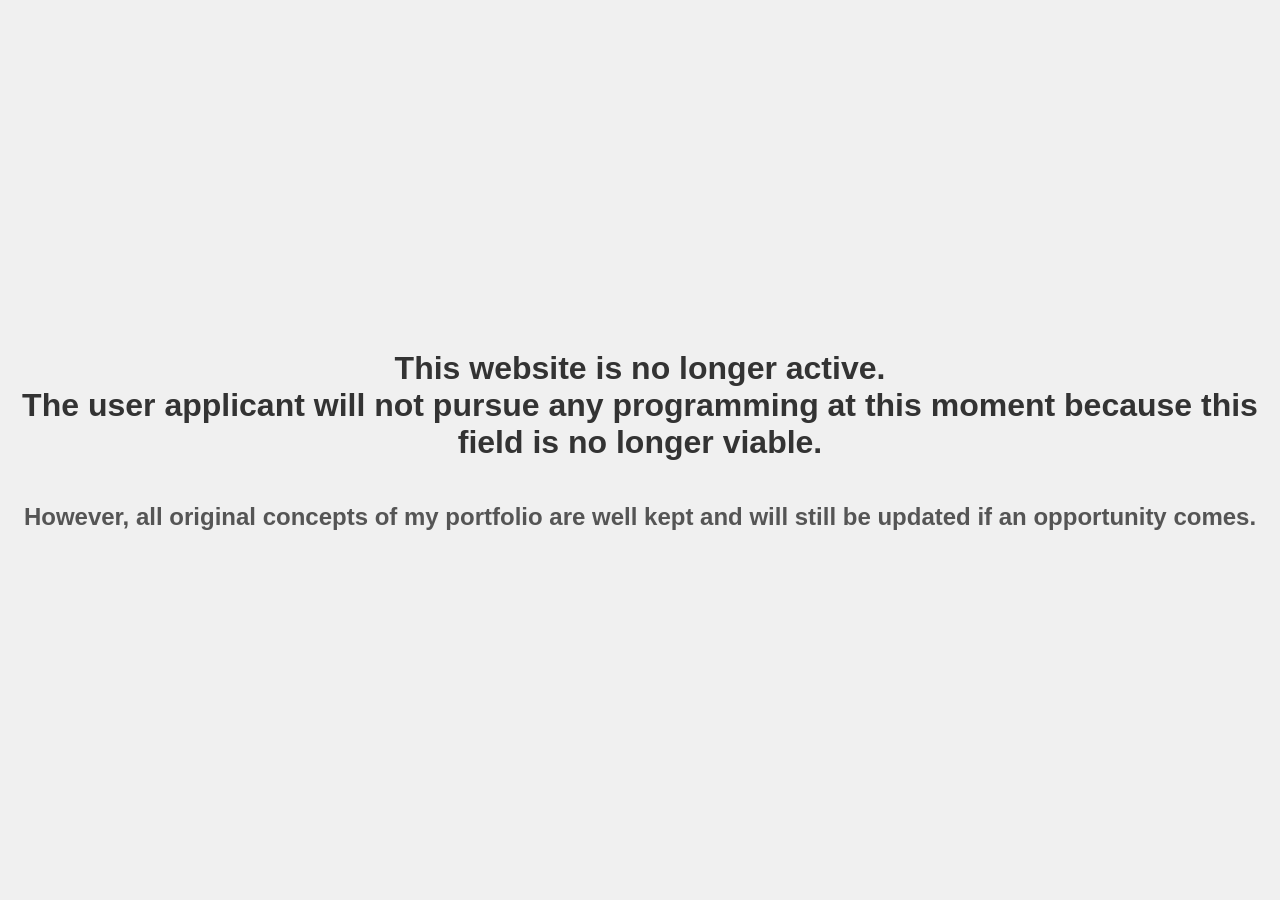
<file: index.html>
<!DOCTYPE html>
<html lang="en">
<head>
    <meta charset="UTF-8">
    <meta name="viewport" content="width=device-width, initial-scale=1.0">
    <title>Inactive Website</title>
    <style>
        body {
            margin: 0;
            padding: 0;
            height: 100vh;
            display: flex;
            justify-content: center;
            align-items: center;
            background-color: #f0f0f0;
            font-family: Arial, sans-serif;
            text-align: center;
            flex-direction: column;
        }

        h1 {
            font-size: 2rem;
            color: #333;
        }

        h5.Reminder {
            font-size: 1.5rem;
            color: #555;
            margin-top: 20px;
        }
        
    </style>
</head>
<body>
    <h1>This website is no longer active.<br>The user applicant will not pursue any programming at this moment because this field is no longer viable.</h1>
    <div>
        <h5 class="Reminder">However, all original concepts of my portfolio are well kept and will still be updated if an opportunity comes.</h5>
    </div>
</body>
</html>
</file>
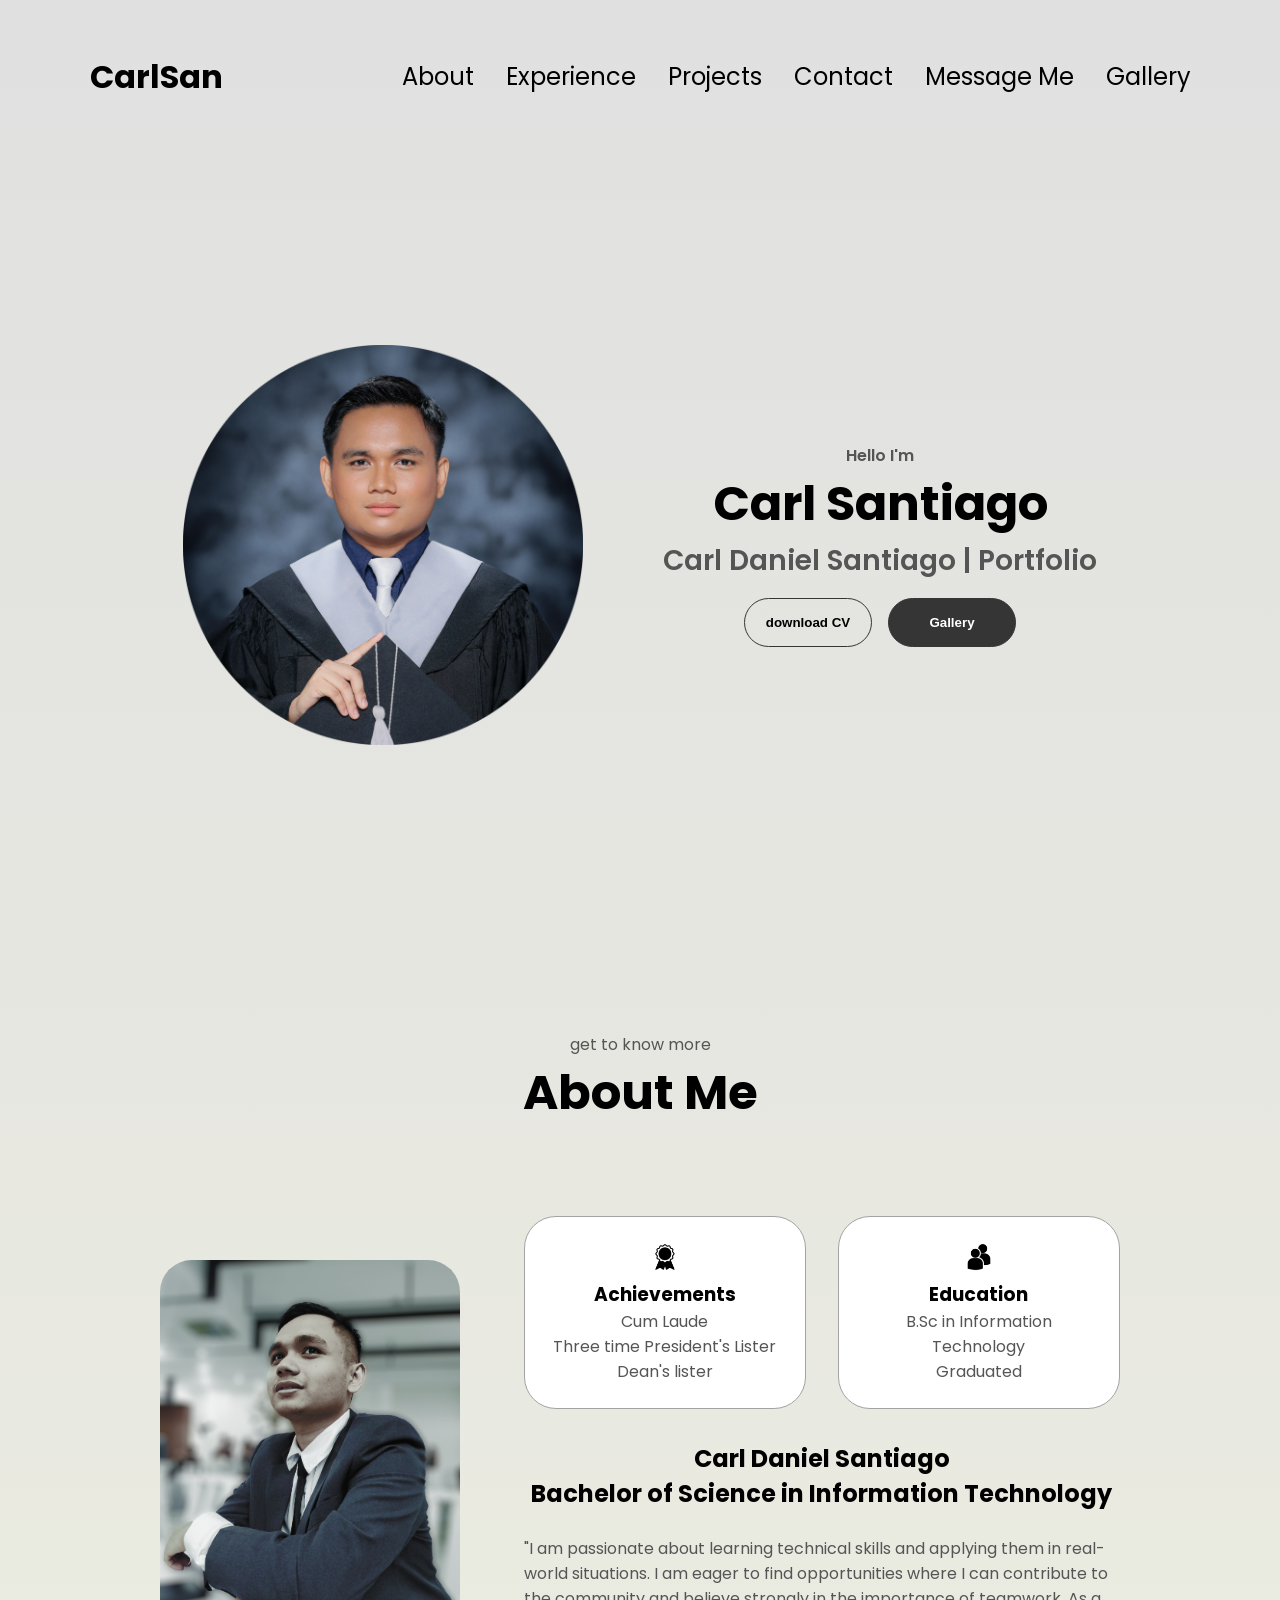
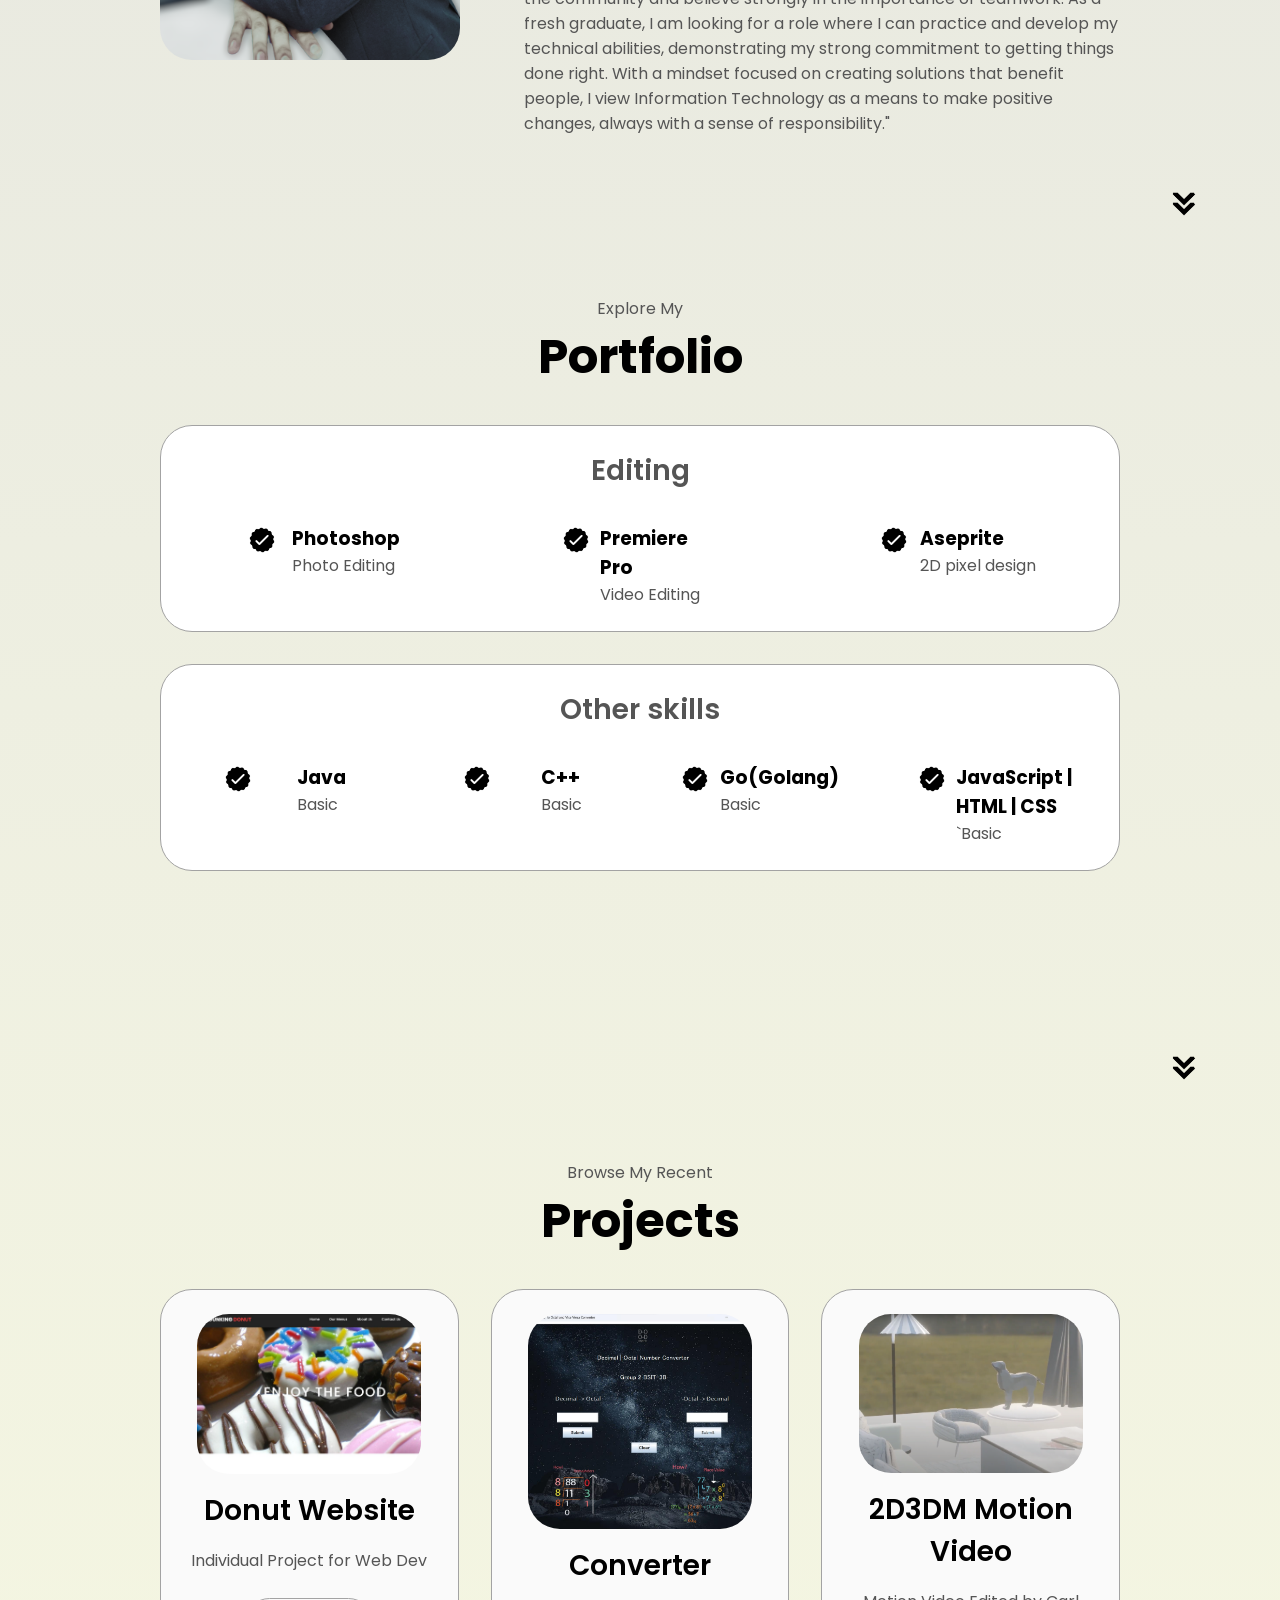
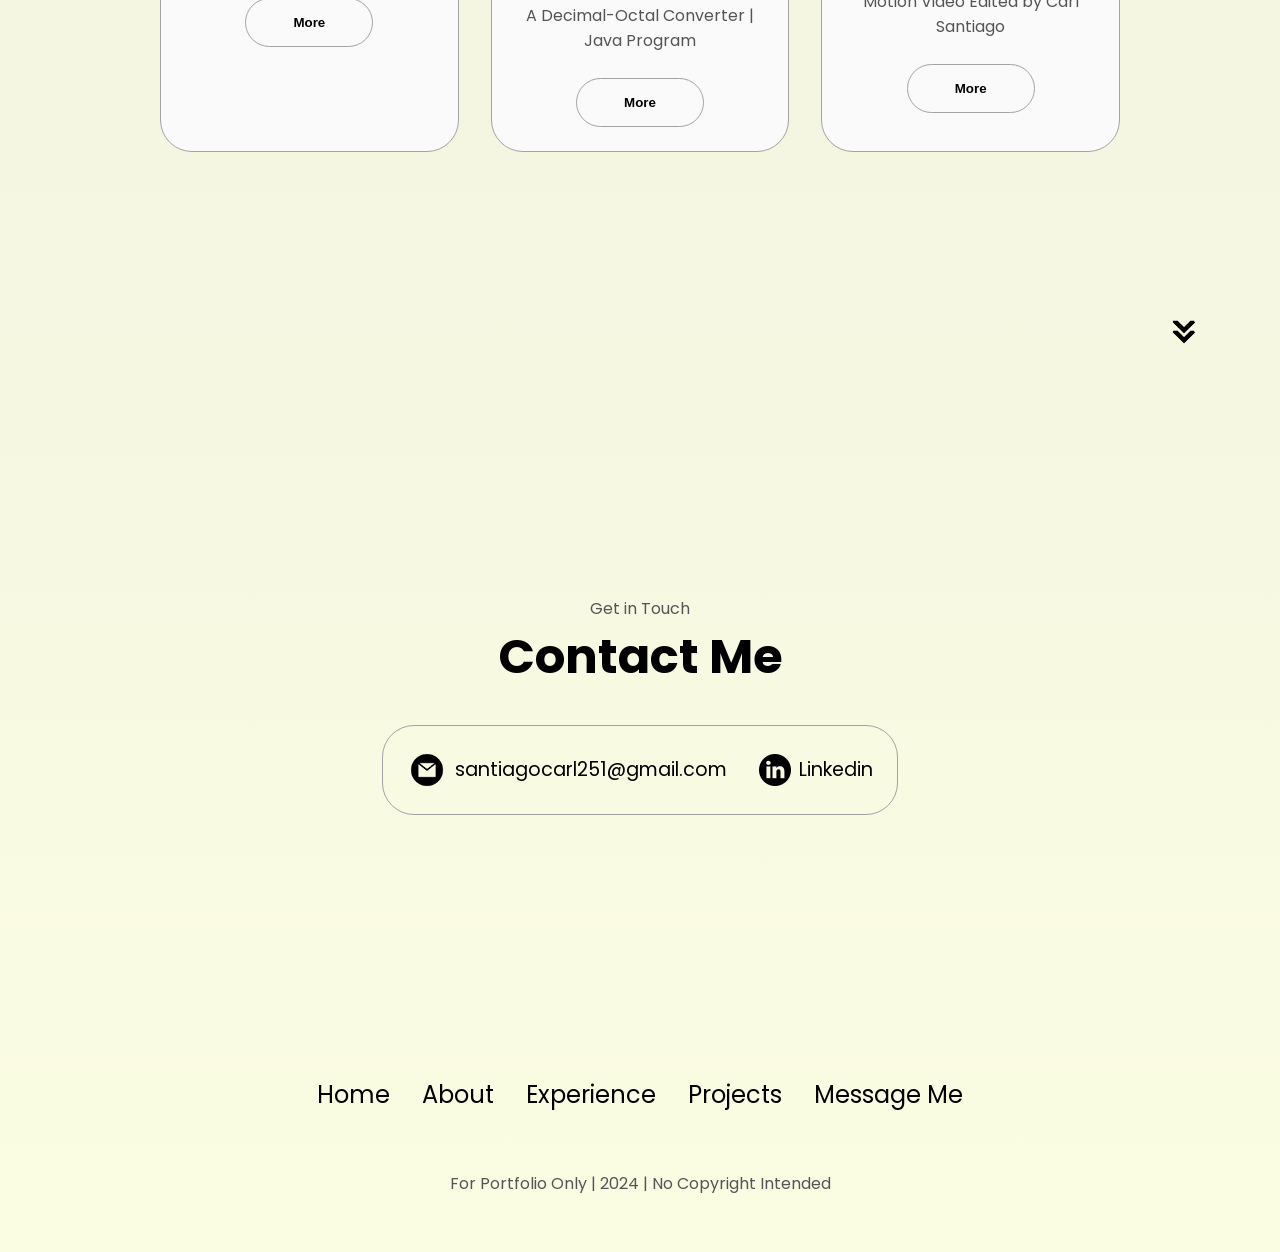
<file: index copy.html>
<!DOCTYPE html>
<html lang="en">
<head>
    <meta charset="UTF-8">
    <meta name="viewport" content="width=device-width, initial-scale=1.0">
    <title>PortfolioCarl</title>
    <link rel="stylesheet" href="style.css">
    <link rel="stylesheet" href="mediaquery.css">
    <link rel="icon" type="x-icon" href="./assets/favicon.png">
</head>
<body>
    <nav id="desktop-nav">
        <div class="logo">CarlSan</div>
        <div>
            <ul class="nav-links">
                <li><a href="#about">About</a></li>
                <li><a href="#experience">Experience</a></li>
                <li><a href="#projects">Projects</a></li>
                <li><a href="#contact">Contact</a></li>
                <li><a href="message.html">Message Me</a></li>
                <li><a href="GalleryTab/secondindex.html">Gallery</a></li>


            </ul>
            
            
        </div>
        
    </nav>
    <!--HAMBURGER NAV-->
    <nav id ="hamburger-nav">
        <div class="logo">Carl San</div>
        <div class="hamburger-menu">
            <div class="hamburger-icon" onclick="toggleMenu()">
            <span></span>
            <span></span>
            <span></span>
            </div>
            <div class="menu-links">
                <li><a href="#about" onclick="toggleMenu()">About</a></li>
                <li><a href="#experience" onclick="toggleMenu()">Experience</a></li>
                <li><a href="#projects" onclick="toggleMenu()">Projects</a></li>
                <li><a href="#contact" onclick="toggleMenu()">Contact</a></li>
                <li><a href="message.html">Message Me</a></li>
                <li><a href="GalleryTab/secondindex.html">Gallery</a></li>
            </div>
           
    </nav>
    
    <section id="profile">
        <div class="section__pic-container">

            <img src="./assets/profile-pic.png" alt="Carl San profile pic">

        </div>
        <div class="section__text">
            <p class="section__text__p1">Hello I'm</p>
            <h1 class="title">Carl Santiago</h1>
            <p class="section__text__p2">Carl Daniel Santiago | Portfolio</p>
            <div class="btn-container">
                <button class="btn btn-color-2" onclick="window.open('./assets/CarlSantiago-Resume.pdf')">
                    download CV</button>
                <button class="btn btn-color-1" onclick="location.href='GalleryTab/secondindex.html'">
                    Gallery</button>
            </div>

            <!-- <div id="socials-container">
                <img src="./assets/Instagram-logo.png" alt="My Instagram profile" class="icon" onclick="location.href='https://www.instagram.com/karlsan05/'">
                <img src="./assets/Facebook-icon.png" alt="My github profile" class="icon"  onclick="location.href='https://www.facebook.com/karl.dan.7106/'">
            </div> -->

            
        </div>
    </section>

    <!--START -- creating section, create pages just use this technique in this section-->
    <section id="about">
        <p class="section__text__p1">get to know more</p>
        <h1 class="title">About Me</h1>
        <div class="section-container">
            <div class="section__pic-container">
                <img src="./assets/about-pic.png" alt="profile picture" class="about-pic">
            </div>
            <div class="about-details-container">
                <div class="about-containers">
                    <div class="details-container">
                        <img src="./assets/experience.png" alt="experience icon" class="icon">
                        <h3>Achievements</h3>
                        <p>Cum Laude<br/>Three time President's Lister <br/>Dean's lister</p>
                    </div>
                    <div class="details-container">
                        <img src="./assets/education.png" alt="education icon" class="icon">
                        <h3>Education</h3>
                        <p>B.Sc in Information Technology <br/>Graduated</p>
                    </div>
                </div>
                <div class="text-container">
                    <h1 class="details-name">Carl Daniel Santiago</h1>

                    <h1 class="details-name">Bachelor of Science in Information Technology</h1>
                    <br>

                    <p>"I am passionate about learning technical skills and applying them in real-world situations. I am eager to find opportunities where I can contribute to the community and believe strongly in the importance of teamwork. As a fresh graduate, I am looking for a role where I can practice and develop my technical abilities, demonstrating my strong commitment to getting things done right. With a mindset focused on creating solutions that benefit people, I view Information Technology as a means to make positive changes, always with a sense of responsibility."</p>
                </div>

            </div>
        </div>
        <img src="./assets/arrow.png" alt="Arrow icon" class="icon arrow" onclick=" location.href='./#experience'">
        <!--START -- creating section, create pages just use this technique in this section-->
    </section>
    <section id="experience">
         <p class="section__text__p1">Explore My</p>
         <h1 class="title">Portfolio</h1>
         <div class="experience-details-container">
            <div class="about-containers">
                <div class="details-container">
                    <h2 class="experience-sub-title">Editing</h2>
                    <!-- Examples1 -->
                    <div class="article-container">
                        <article>
                            <img src="./assets/checkmark.png" alt="experience
                            icon" class="icon"/>
                            <div>
                                <h3>Photoshop</h3>
                                <p>Photo Editing</p>
                            </div>
                        </article>
                        <article>
                            <img src="./assets/checkmark.png" alt="experience
                            icon" class="icon"/>
                            <div>
                                <h3>Premiere Pro</h3>
                                <p>Video Editing</p>
                            </div>
                        </article>
                        <article>
                            <img src="./assets/checkmark.png" alt="experience
                            icon" class="icon"/>
                            <div>
                                <h3>Aseprite</h3>
                                <p>2D pixel design</p>
                            </div>
                        </article>
                       
                            </div>
                        </article>
                    </div>
                </div>
                <div class="details-container">
                    <h2 class="experience-sub-title">Other skills</h2>
                    <!-- Examples2 -->
                    <div class="article-container">
                        <article>
                            <img src="./assets/checkmark.png" alt="experience
                            icon" class="icon"/>
                            <div>
                                <h3>Java</h3>
                                <p>Basic</p>
                            </div>
                        </article>
                        <!-- <article>
                            <img src="./assets/checkmark.png" alt="experience
                            icon" class="icon"/>
                            <div>
                                <h3>C#</h3>
                                <p>Intermediate</p>
                            </div>
                        </article> -->
                        <article>
                            <img src="./assets/checkmark.png" alt="experience
                            icon" class="icon"/>
                            <div>
                                <h3>C++</h3>
                                <p>Basic</p>
                            </div>
                        </article>
                        <article>
                            <img src="./assets/checkmark.png" alt="experience
                            icon" class="icon"/>
                            <div>
                                <h3>Go(Golang)</h3>
                                <p>Basic</p>
                            </div>
                        </article>
                        <article>
                            <img src="./assets/checkmark.png" alt="experience
                            icon" class="icon"/>
                            <div>
                                <h3>JavaScript | HTML | CSS</h3>
                                <p>`Basic</p>
                            </div>
                        </article>
                       
                        </article>
                    </div>
                </div>

            </div>
         </div>
         <img src="./assets/arrow.png" alt="Arrow icon" 
         class="icon arrow" onclick=" location.href='./#projects'">
    </section>
    <section id="projects">
        <p class="section__text__p1">Browse My Recent</p>
        <h1 class="title">Projects</h1>

    
        <!--start--> 
        <div class="experience-details-container">
            <div class="about-containers">
            <div class="details-container color-container">
                <div class="article-container">
                    <img src="./assets/project-1.png" alt="project 1" 
                    class="project-img"/>
                </div>
                <h2 class="experience-sub-title project-title"> 
                    Donut Website
                    
                </h2>
                <div>
                    <p>Individual Project for Web Dev</p>

                </div>
                <br>
                
                <div class="btn-container">
                    <button class="btn btn-color-2 project-btn" 
                      onclick="window.open('./assets/WebFrameWork.pdf', '_blank')" >
                    More 
                    </button> 
                </div>
            </div>
            <!----> 
            <div class="details-container color-container">
                <div class="article-container">
                    <img src="./assets/project-2.png" alt="project 2" 
                    class="project-img"/>
                </div>
                <h2 class="experience-sub-title project-title"> 
                    Converter
                </h2>
                <div>
                    <p>A Decimal-Octal Converter | Java Program </p>
                </div>
                <br>
                <div class="btn-container">
                    <button class="btn btn-color-2 project-btn" 
                      onclick="window.open('./assets/DSMathJava.pdf', '_blank')" >
                    More
                    </button>
                   
                </div>
            </div>
            <!----> 
            <div class="details-container color-container">
                <div class="article-container">
                    <img src="./assets/project-3.png" alt="project 3" 
                    class="project-img"/>
                </div>
                <h2 class="experience-sub-title project-title"> 
                    2D3DM Motion Video
                </h2>
                <div>
                    <p>Motion Video Edited by Carl Santiago</p>
                </div>
                <!---->
                <br>
                <div class="btn-container">
                    <button class="btn btn-color-2 project-btn" 
                      onclick="window.open('//www.youtube.com/watch?v=LzhSZkA-Ktc&t=1s', '_blank')" >
                    More
                    </button>
                    
                </div>
            </div>
            </div>
        </div>
        
    </div>
        
        <!----> 
        <img src="./assets/arrow.png" alt="Arrow icon" 
        class="icon arrow" onclick=" location.href='./#contact'">

        <!----> 
    </section>
    <section id="contact">
        <p class="section__text__p1">Get in Touch</p>
        <h1 class="title">Contact Me</h1>
        <div class="contact-info-upper-container">
            <div class="contact-info-container">
                <img src="./assets/email.png" alt="Email icon" 
                class="icon contact-icon email-icon"
                />

                <p><a href="mailto:santiagocarl251@gmail.com">santiagocarl251@gmail.com</a></p>
            </div>
            <div class="contact-info-container">
                <img src="./assets/linkedin.png" 
                alt="linkedin icon" class="icon"
                class="icon contact-icon"
                />

                <p><a href="https://www.linkedin.com/in/carldaniel-santiago-3a642931a/">Linkedin</a></p>
            </div>
        </div>

    </section>

    <footer class="ok">
        <nav>
            <div class="nav-links-container">
                <ul class="nav-links">
                    <li><a href="index.html">Home</a></li>
                    <li><a href="#about">About</a></li>
                    <li><a href="#experience">Experience</a></li>
                    <li><a href="#projects">Projects</a></li>
                    <li><a href="message.html">Message Me</a></li>
                </ul>
            </div>
        </nav>
        <p>For Portfolio Only | 2024 | No Copyright Intended</p>
    </footer>
    <script src="script.js"></script>
</body>
</html>
</file>
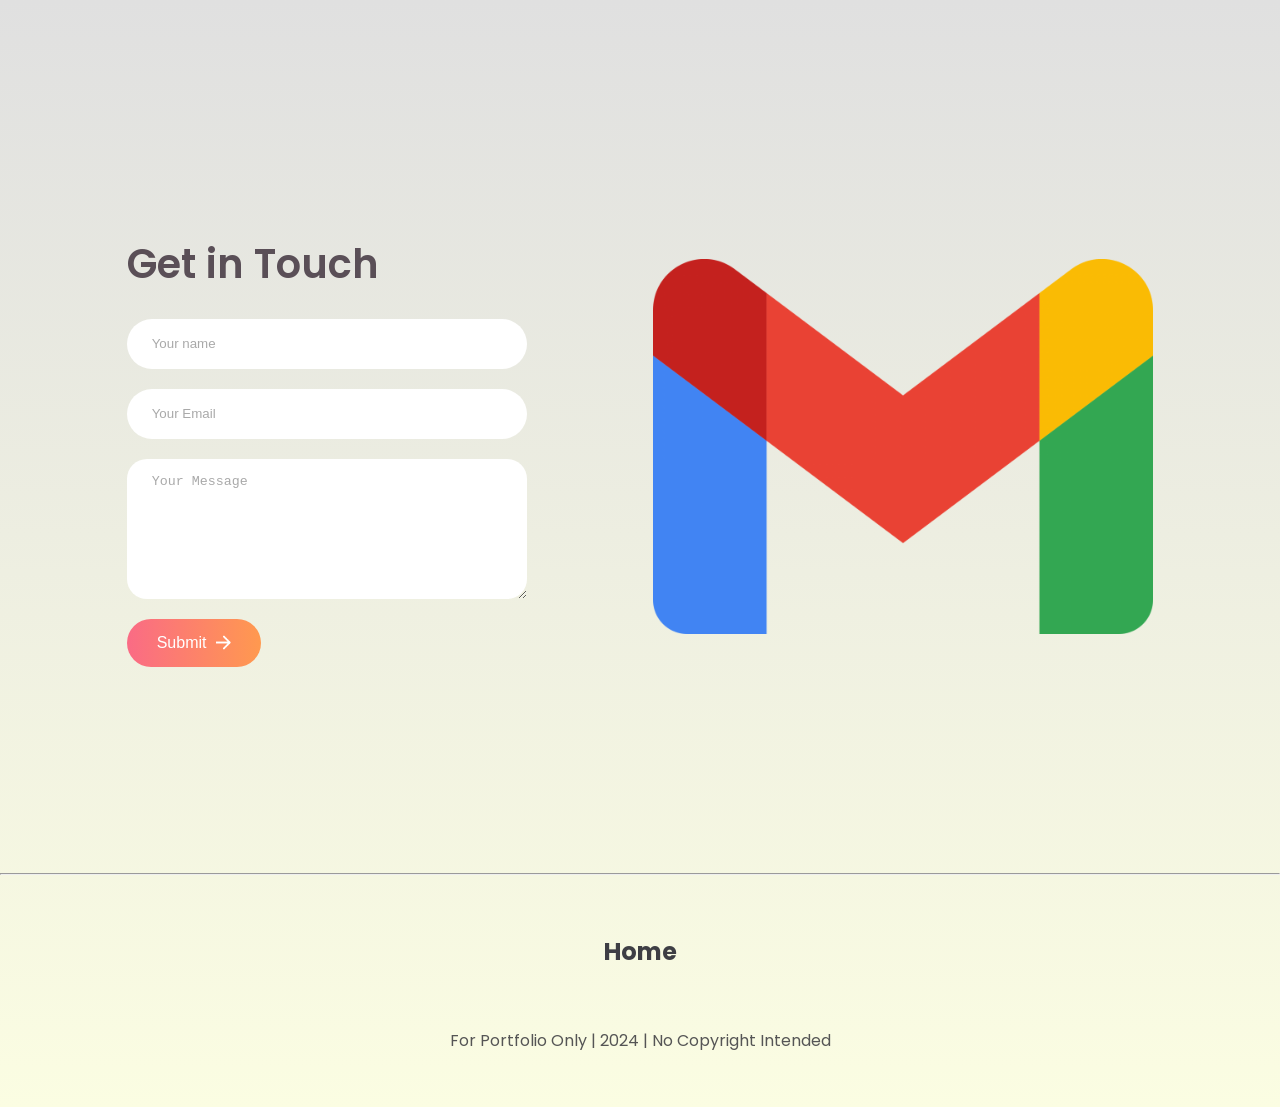
<file: message.html>
<!DOCTYPE html>
<html lang="en">
<head>
    <meta charset="UTF-8">
    <meta name="viewport" content="width=device-width, initial-scale=1.0">
    <title>MyPortfolio | Message Me</title>
    <link rel="stylesheet" href="messageStyle.css">
    <link rel="stylesheet" href="style.css">
    <link rel="icon" type="x-icon" href="assets/favicon.ico">
</head>
<body>
    <div class="message-container">
        <form action="https://api.web3forms.com/submit" method="POST" class="message-left">
            <div class="message-left-title">
                <h2>Get in Touch</h2>
                
                
            </div>
            <input type="hidden" name="access_key" value="89dc184e-8713-4ce3-94cf-fca501e95c46">
            <input type="text" name="name" 
            placeholder="Your name" class="message-inputs" required>
            <input type="email" name="Email" 
            placeholder="Your Email" class="message-inputs" required>
            <textarea name="message" placeholder="Your Message" 
            class="message-inputs" required></textarea>
            <button type="submit"> Submit <img src="./assets/MessageArrow_icon.png" alt=""></button>
        </form>
        <div class="message-right">
            <img src="./assets/MessageLogoRight_img.png" alt="">

        </div>
    </div>

    
    <footer class="ok">
        <hr>
        <nav>
            <div class="nav-links-container1">
                <ul class="nav-links">
                    <li><a href="index.html">Home</a></li>
                    
                </ul>
            </div>
        </nav>
        <p>For Portfolio Only | 2024 | No Copyright Intended</p>
</body>
</html>
</file>
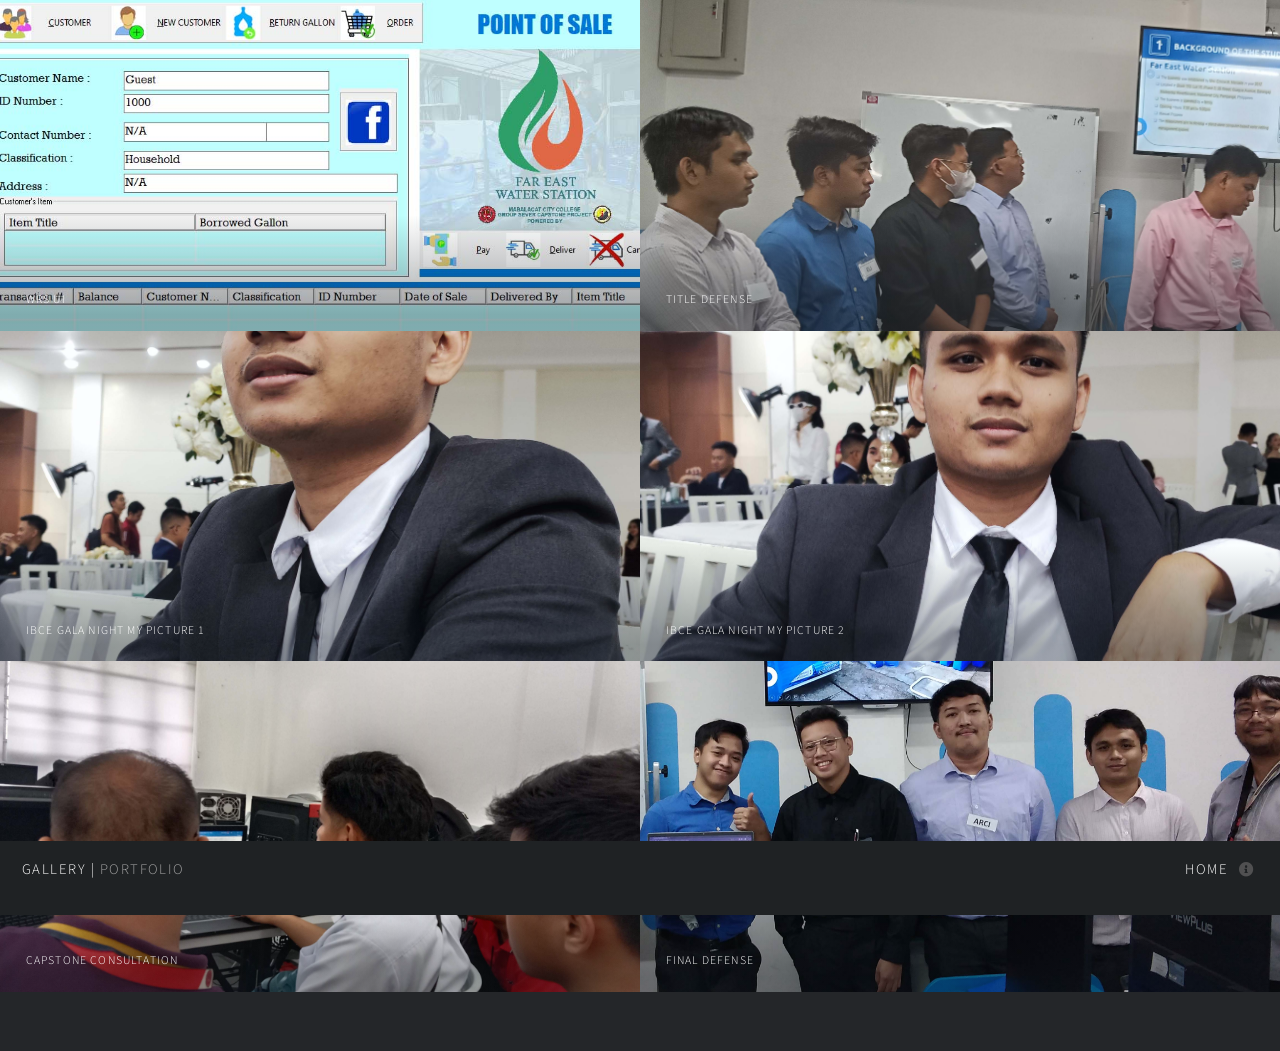
<file: GalleryTab/secondindex.html>
<!DOCTYPE HTML>

<html>
	<head>
		<title>MyPortfolio | Gallery</title>
		<meta charset="utf-8" />
		<meta name="viewport" content="width=device-width, initial-scale=1, user-scalable=no" />
		<link rel="stylesheet" href="assets/css/main.css" />
		<noscript><link rel="stylesheet" href="assets/css/noscript.css" /></noscript>
		<link rel="icon" type="x-icon" href="../assets/favicon.ico">
	</head>
	<body class="is-preload">

		<!-- Wrapper -->
			<div id="wrapper">

				<!-- Header -->
					<header id="header">
						<h1><a href="index.html"><strong>Gallery |</strong> Portfolio</a></h1>
						<nav>
							<ul>
								<li><a href="../index.html" class="icon solid fa-info-circle">Home</a></li>
							</ul>
						</nav>
					</header>

				<!-- Main -->
					<div id="main">
						<article class="thumb">
							<a href="images/fulls/01.jpg" class="image"><img src="images/thumbs/01.jpg" alt="" /></a>
							<h2>WRS UI</h2>
							<p>Final Interface of WRS User Interface presented to panels</p>
						</article>
						<article class="thumb">
							<a href="images/fulls/02.jpg" class="image"><img src="images/thumbs/02.jpg" alt="" /></a>
							<h2>Title Defense</h2>
							<p>Group 7 First Defense | Title Defense Consist of 3 Titles | 2 IOT Title and 1 Desktop Application</p>
						</article>
						<article class="thumb">
							<a href="images/fulls/03.jpg" class="image"><img src="images/thumbs/03.jpg" alt="" /></a>
							<h2>IBCE Gala Night My Picture 1</h2>
							<p>No More Description</p>
						</article>
						<article class="thumb">
							<a href="images/fulls/04.jpg" class="image"><img src="images/thumbs/04.jpg" alt="" /></a>
							<h2>IBCE Gala Night My Picture 2</h2>
							<p>No More Description</p>
						</article>
						<article class="thumb">
							<a href="images/fulls/05.jpg" class="image"><img src="images/thumbs/05.jpg" alt="" /></a>
							<h2>Capstone Consultation</h2>
							<p>Document Consultation to Dr. Tacadena | Capstone Adviser | Group 7 Technical Adviser</p>
						</article>
						<article class="thumb">
							<a href="images/fulls/06.jpg" class="image"><img src="images/thumbs/06.jpg" alt="" /></a>
							<h2>Final Defense</h2>
							<p>Group 7 Final Defense | The Group Successfully Defended the Capstone Project | WRS for Fast East Water Station</p>
						</article>
						
					</div>

				<!-- Footer -->
					<footer id="footer" class="panel">
						<div class="inner split">
							<div>
								<section>
									<h2>Magna feugiat sed adipiscing</h2>
									<p>Nulla consequat, ex ut suscipit rutrum, mi dolor tincidunt erat, et scelerisque turpis ipsum eget quis orci mattis aliquet. Maecenas fringilla et ante at lorem et ipsum. Dolor nulla eu bibendum sapien. Donec non pharetra dui. Nulla consequat, ex ut suscipit rutrum, mi dolor tincidunt erat, et scelerisque turpis ipsum.</p>
								</section>
								<section>
									<h2>Follow me on ...</h2>
									<ul class="icons">
										<li><a href="#" class="icon brands fa-twitter"><span class="label">Twitter</span></a></li>
										<li><a href="#" class="icon brands fa-facebook-f"><span class="label">Facebook</span></a></li>
										<li><a href="#" class="icon brands fa-instagram"><span class="label">Instagram</span></a></li>
										<li><a href="#" class="icon brands fa-github"><span class="label">GitHub</span></a></li>
										<li><a href="#" class="icon brands fa-dribbble"><span class="label">Dribbble</span></a></li>
										<li><a href="#" class="icon brands fa-linkedin-in"><span class="label">LinkedIn</span></a></li>
									</ul>
								</section>
								<p class="copyright">
									&copy; Unttled. Design: <a href="http://html5up.net">HTML5 UP</a>.
								</p>
							</div>
							<div>
								<section>
									<h2>Get in touch</h2>
									<form method="post" action="#">
										<div class="fields">
											<div class="field half">
												<input type="text" name="name" id="name" placeholder="Name" />
											</div>
											<div class="field half">
												<input type="text" name="email" id="email" placeholder="Email" />
											</div>
											<div class="field">
												<textarea name="message" id="message" rows="4" placeholder="Message"></textarea>
											</div>
										</div>
										<ul class="actions">
											<li><input type="submit" value="Send" class="primary" /></li>
											<li><input type="reset" value="Reset" /></li>
										</ul>
									</form>
								</section>
							</div>
						</div>
					</footer>

			</div>

		<!-- Scripts -->
			<script src="assets/js/jquery.min.js"></script>
			<script src="assets/js/jquery.poptrox.min.js"></script>
			<script src="assets/js/browser.min.js"></script>
			<script src="assets/js/breakpoints.min.js"></script>
			<script src="assets/js/util.js"></script>
			<script src="assets/js/main.js"></script>

	</body>
</html>
</file>
<file: style.css>
/* comment */


@import url('https://fonts.googleapis.com/css2?family=Poppins:wght@300;400;500;600&display=swap');


*{
    margin:0;
    padding: 0; 
}


body{
    font-family: 'Poppins', sans-serif;
    background: linear-gradient(#e0e0e0, #fbfde2);
}

html{
    scroll-behavior: smooth;
}

p{
    color: rgb(85, 85, 85); 

}

/* transition */

a, .btn{
    transition: all 300ms ease;
}

/* Desktop nav */

nav, .nav-links{
    display: flex;
}

nav{
    justify-content: space-around;
    align-items: center;
    height: 17vh;
}

.nav-links{

    gap: 2rem;
    list-style: none;
    font-size: 1.5rem;
}

.details-name{
    text-align: center;
}
.details-name-what{
    text-align: center;
}

a{
    color: black;
    text-decoration: none;
    text-decoration-color: white;
}

a:hover{
    color:gray;
    text-decoration: underline;
    text-underline-offset: 1rem;
    text-decoration-color: rgb(181, 181, 181);
}

.logo{
    font-size: 2rem;
    font-weight: bolder;
}

.logo:hover{
     cursor: default;
}


/* hamburger */

#hamburger-nav{
    
    display: none;
}

.hamburger-menu{
    position: relative;
    display: inline-block;
}

.hamburger-icon{
    display: flex;
    flex-direction: column;
    justify-content: space-between;
    height: 24px;
    width: 30px;
    cursor: pointer;
}

.hamburger-icon	span{

    width: 100%;
    height: 2px;
    background-color: black;
    transition: all 0.3 ease-in-out;
}

.menu-links {
    position: absolute;
    top: 100%;
    right: 0;
    backdrop-filter: blur(50px);
    background-color: white;
    width: fit-content;
    margin-top: 3vh;
    max-height: 0;
    overflow: hidden;
    transition: all 0.3s ease-in-out;
    border-radius: 20px 20px 20px 20px; /* Adjust the values to control the curvature */
    backdrop-filter: blur(10px);
    background-color: rgba(255, 255, 255, 0.5);
  }
  

.menu-links a{
    display: block;
    padding: 10px;
    text-align: center;
    color: black;
    text-decoration: none;
    transition: all 0.3 ease-in-out;

}


.menu-links li{
    list-style: none;

}

.menu-links.open{
    max-height: 300px;

}

.hamburger-icon.open span:first-child{
    transform: rotate(45deg) translate(10px, 5px);
}

.hamburger-icon.open span:nth-child(2){
    opacity: 0;
}

.hamburger-icon.open span:last-child{
    transform: rotate(-45deg) translate(10px, -5px);
}

.hamburger-icon span:first-child{
    transform: none;
}
.hamburger-icon span:first-child{
    opacity: 1;
}
.hamburger-icon span:first-child{
    transform: none;
}
/*SECTIONS*/

section{
    padding-top: 4vh;
    height: 96vh;
    margin: 0 10rem;
    box-sizing: border-box;
    min-height: fit-content;

}

.section-container{
    display: flex;
}

/*profile section*/

#profile{
    display:flex;
    justify-content: center;
    gap: 5rem;
    height: 80vh;
}

.section__pic-container{
    display: flex;
    height: 400px;
    width: 400px;
    margin: auto 0;
}

.section__text{
    align-self: center;
    text-align: center;
}

.section__text p{
    font-weight: 600;
    
}

.section__text__p1{
    text-align: center;
}

.section__text__p2{
    font-size: 1.75rem;
    margin-bottom: 1rem;
}

.title{
    font-size: 3rem;
    text-align: center;

}

#socials-container{
    display: flex;
    justify-content: center;
    margin-top: 1rem;
    gap: 1rem
}

.icon{
    cursor: pointer;
    height: 2rem;
}

/* Buttons */

.btn-container{

    display: flex;
    justify-content: center;
    gap: 1rem;
}

.btn{
    font-weight: 600;
    transition: all 300ms ease;
    padding: 1rem;
    width: 8rem;
    border-radius: 2rem ;
}

.btn-color-1, .btn-color-2{

    border: rgb(53, 53, 53) 0.1rem solid;
}

.btn-color-1:hover, .btn-color-2:hover{

    cursor: pointer;
}

.btn-color-1, .btn-color-2:hover{

    background: rgb(53, 53, 53);
    color: white;
}

.btn-color-1:hover{

    background: rgb(0,0,0);
}

.btn-color-2{

    background: none;
}

.btn-color-2:hover{
    border: rgb(255,255,255) 0.1rem solid;
}

.btn-container{
    gap: 1rem;
}

/*About Section*/

#about{
    position: relative;
    gap: 2rem;
}

.about-containers{
    gap: 2rem;
    margin-bottom: 2rem;
    margin-top: 2rem;
}

.about-details-container{
    justify-content: center;
    flex-direction: column;
}

.about-containers, .about-details-container{

display: flex;
}

.about-pic{
    border-radius: 2rem;
}

.arrow{
    position: absolute;
    right: -5rem;
    bottom: 2.5rem;
}

.details-container{
    padding: 1.5rem;
    flex: 1;
    background: white;
    border-radius: 2rem;
    border: rgb(53, 53, 53) 0.1rem solid;
    border-color: rgb(163,163,163);
    text-align: center;

}

.section-container{
    gap: 4rem;
    height: 80%;

}

.section__pic-container{
    height: 400px;
    width: 400px;
    margin: auto 0;
}


/*Experience Sec*/

#experience{

    position: relative;
}

.experience-sub-title{

    color: rgb(85, 85, 85);
    font-weight: 600;
    font-size: 1.75rem;
    margin-bottom: 2rem;
}

.experience-details-container{
    display: flex;
    justify-content: center;
    flex-direction: column;
    
}

.article-container{
    display: flex;
    text-align: initial;
    flex-wrap: wrap;
    flex-direction: row;
    gap: 2.5rem;
    justify-content: space-around;
}

article{
    display: flex;
    width: 10rem;
    justify-content: space-around;
    gap: 0.5rem;
}

article .icon{

    cursor: default;
}

/*project section*/

#projects {
    position: relative;
}

.color-container{

    border-color: rgb(163,163,163);
    background: rgb(250,250,250);
}

.project-img{
    border-radius: 2rem;
    width: 90%;
    height: 90%;
}

.project-title{

    margin:1rem;
    color: black;

}

.project-btn{
    color: black;
    border-color: rgb(163,163,163);
}

/*CONTACT section*/

#contact{

    display: flex;
    justify-content: center;
    flex-direction: column;
    height: 70vh;
}

.contact-info-upper-container{

    display: flex;
    justify-content: center;
    border-radius: 2rem;
    border: rgb(53, 53, 53) 0.1rem solid;
    border-color: rgb(163,163,163);
    background: (250,250,250);
    margin: 2rem auto;
    padding: 0.5rem;
}

.contact-info-container{
    display: flex;
    align-items: center;
    justify-content: center;
    gap: 0.5rem;
    margin: 1rem;
}

.contact-info-container p{
    font-size: larger;  
}

.contact-icon {
    cursor: default;
    
}

.email-icon {
    height: 2.5rem;
}


/*Footer Section*/

footer{
    height: 26vh;
    margin: 0 1 rem;

}

footer p{
    text-align: center;

}

body hr{

  
    line-height: 3vh;
    margin-top: -3vh;
    display: block;
      
    
}
</file>
<file: mediaquery.css>
@media screen and (max-width: 1400px){
   #profile{
    height: 83vh;
    margin-bottom: 6rem;
   }

   .about-containers{
    flex-wrap: wrap;
   }



}



@media screen and (max-width: 1200px){
    #desktop-nav{
        display: none;
    }
    #hamburger-nav{
        display: flex;
    }
    #experience,
    .experience-details-container{
        margin-top: 2rem;
    }

    #profile,
    .section-container{
        display: block;
    }
    .arrow{
        display: block;
    }
    .arrow{
        display: none;
    }
    section,
    .section-container{
        height: fit-content;
    }
    section{
        margin: 0 5%;
    }
    .section__pic-container{
        width: 275px;
        height: 275px;
        margin: 0 auto 2rem;
    }
    .about-containers{
        margin-top: 0;
    }
}


@media screen and (max-width: 600px){
    #contact,
    footer{
        height: 40vh;
    }
    #profile{
        height: 83vh;
    }
    article{
        font-size: 1rem;
    }
    footer nav{
        height: fit-content;
        margin-bottom: 2rem;
    }
    .about-containers,
    .contact-info-upper-container,
    .btn-container{
        flex-wrap: wrap;
    }
    .contact-info-container{
        margin: 0;
    }
    .contact-info-container p,
    .nav-links li a {
        font-size: 1rem;
    }
    .experience-sub-title{
        font-size: 1.25rem;
    }
    .logo{
        font-size: 1.5rem;
    }
    .nav-links{
        flex-direction: column;
        gap: 0.5rem;
        text-align: center;
    }
    .section__pic-container{
        width: auto;
        height: 46vw;
        justify-content: center;
    }
    .section__pic-container{
        width: auto;
        height: 46vw;
        justify-content: center;
    }
    .section__text__p2{
        font-size: 1.25rem;
    }
    .title{
        font-size: 2rem;
    }
    .text-container{
        text-align: justify;
    }






   
    
}


/*Sections*/
</file>
<file: messageStyle.css>
*{
    
    padding: 0;
    margin: 0;
    box-sizing: border-box;
}

body{
    
    font-family: 'Outfit', sans-serif;;
    background: linear-gradient(#ffdad5, #fff7f9);
}

.message-container{
    height: 100vh;
    display: flex;
    align-items: center;
    justify-content: space-evenly;
}

.message-left{
    display: flex;
    flex-direction: column;
    align-items: start;
    gap: 20px;
}

.message-left-title h2{
    font-weight: 600;
    color: #5a4f57;
    font-size: 40px;
    margin-bottom: 5px;


}

.message-left-title hr{
    border: none;
    width: 120px;
    height: 5px;
    background-color: #a363aa;
    border-radius: 10px;
    margin-bottom: 20px;
}

.message-inputs{

    width: 400px;
    height: 50px;
    border: none;
    outline: none;
    padding-left: 25px;
    font-weight: 500;
    color: #666;
    border-radius: 50px;
}

.message-left textarea {
    height: 140px;
    padding-top: 15px;
    border-radius: 20px;
}

.message-inputs:focus{
    border: 2px solid #ff994f;
}

.message-inputs::placeholder{
    color: #a9a9a9;
}

.message-left button{
    display: flex;
    align-items: center;
    padding: 15px 30px;
    font-size: 16px;
    color: #fff;
    gap: 10px;
    border: none;
    border-radius: 50px;
    background: linear-gradient(270deg, #ff994f, #fa6b85);
    cursor: pointer;
}

.message-left button img{
    height: 15px;
}

.message-right img{
    width: 500px;
}

.nav-links-container1{
    font-weight: bolder;
    
    
}

.nav-links-container1 li a{
    
    color: #3e3e44;
    
    
}


@media (max-width:800px){
    .message-inputs{
        width: 80vw;
    }
    .message-right{
        display: none;
    }
}

@media (max-width:1200px){
    .message-inputs{
        width: 80vw;
    }
    .message-right{
        display: none;
    }
}
</file>
<file: GalleryTab/assets/css/noscript.css>
/*
	Multiverse by HTML5 UP
	html5up.net | @ajlkn
	Free for personal and commercial use under the CCA 3.0 license (html5up.net/license)
*/

/* Wrapper */

	body.is-preload #wrapper:before {
		display: none;
	}

/* Main */

	body.is-preload #main .thumb {
		pointer-events: auto;
		opacity: 1;
	}

/* Header */

	body.is-preload #header {
		-moz-transform: none;
		-webkit-transform: none;
		-ms-transform: none;
		transform: none;
	}
</file>
<file: GalleryTab/assets/css/main.css>
@import url(fontawesome-all.min.css);
@import url("https://fonts.googleapis.com/css?family=Source+Sans+Pro:300,300italic,400,400italic");

/*
	Multiverse by HTML5 UP
	html5up.net | @ajlkn
	Free for personal and commercial use under the CCA 3.0 license (html5up.net/license)
*/

@-moz-keyframes spinner {
	0% {
		-moz-transform: rotate(0deg);
		-webkit-transform: rotate(0deg);
		-ms-transform: rotate(0deg);
		transform: rotate(0deg);
	}

	100% {
		-moz-transform: rotate(359deg);
		-webkit-transform: rotate(359deg);
		-ms-transform: rotate(359deg);
		transform: rotate(359deg);
	}
}

@-webkit-keyframes spinner {
	0% {
		-moz-transform: rotate(0deg);
		-webkit-transform: rotate(0deg);
		-ms-transform: rotate(0deg);
		transform: rotate(0deg);
	}

	100% {
		-moz-transform: rotate(359deg);
		-webkit-transform: rotate(359deg);
		-ms-transform: rotate(359deg);
		transform: rotate(359deg);
	}
}

@-ms-keyframes spinner {
	0% {
		-moz-transform: rotate(0deg);
		-webkit-transform: rotate(0deg);
		-ms-transform: rotate(0deg);
		transform: rotate(0deg);
	}

	100% {
		-moz-transform: rotate(359deg);
		-webkit-transform: rotate(359deg);
		-ms-transform: rotate(359deg);
		transform: rotate(359deg);
	}
}

@keyframes spinner {
	0% {
		-moz-transform: rotate(0deg);
		-webkit-transform: rotate(0deg);
		-ms-transform: rotate(0deg);
		transform: rotate(0deg);
	}

	100% {
		-moz-transform: rotate(359deg);
		-webkit-transform: rotate(359deg);
		-ms-transform: rotate(359deg);
		transform: rotate(359deg);
	}
}

html, body, div, span, applet, object,
iframe, h1, h2, h3, h4, h5, h6, p, blockquote,
pre, a, abbr, acronym, address, big, cite,
code, del, dfn, em, img, ins, kbd, q, s, samp,
small, strike, strong, sub, sup, tt, var, b,
u, i, center, dl, dt, dd, ol, ul, li, fieldset,
form, label, legend, table, caption, tbody,
tfoot, thead, tr, th, td, article, aside,
canvas, details, embed, figure, figcaption,
footer, header, hgroup, menu, nav, output, ruby,
section, summary, time, mark, audio, video {
	margin: 0;
	padding: 0;
	border: 0;
	font-size: 100%;
	font: inherit;
	vertical-align: baseline;}

article, aside, details, figcaption, figure,
footer, header, hgroup, menu, nav, section {
	display: block;}

body {
	line-height: 1;
}

ol, ul {
	list-style: none;
}

blockquote, q {
	quotes: none;
}

	blockquote:before, blockquote:after, q:before, q:after {
		content: '';
		content: none;
	}

table {
	border-collapse: collapse;
	border-spacing: 0;
}

body {
	-webkit-text-size-adjust: none;
}

mark {
	background-color: transparent;
	color: inherit;
}

input::-moz-focus-inner {
	border: 0;
	padding: 0;
}

input, select, textarea {
	-moz-appearance: none;
	-webkit-appearance: none;
	-ms-appearance: none;
	appearance: none;
}

/* Basic */

	@-ms-viewport {
		width: device-width;
	}

	body {
		-ms-overflow-style: scrollbar;
	}

	@media screen and (max-width: 480px) {

		html, body {
			min-width: 320px;
		}

	}

	html {
		box-sizing: border-box;
	}

	*, *:before, *:after {
		box-sizing: inherit;
	}

	body {
		background: #242629;
	}

		body.is-preload *, body.is-preload *:before, body.is-preload *:after {
			-moz-animation: none !important;
			-webkit-animation: none !important;
			-ms-animation: none !important;
			animation: none !important;
			-moz-transition: none !important;
			-webkit-transition: none !important;
			-ms-transition: none !important;
			transition: none !important;
		}

		body.is-resizing *, body.is-resizing *:before, body.is-resizing *:after {
			-moz-animation: none !important;
			-webkit-animation: none !important;
			-ms-animation: none !important;
			animation: none !important;
			-moz-transition: none !important;
			-webkit-transition: none !important;
			-ms-transition: none !important;
			transition: none !important;
		}

/* Type */

	body, input, select, textarea {
		color: #a0a0a1;
		font-family: "Source Sans Pro", Helvetica, sans-serif;
		font-size: 15pt;
		font-weight: 300;
		letter-spacing: 0.025em;
		line-height: 1.65;
	}

		@media screen and (max-width: 1680px) {

			body, input, select, textarea {
				font-size: 11pt;
			}

		}

	a {
		-moz-transition: color 0.2s ease-in-out, border-bottom-color 0.2s ease-in-out;
		-webkit-transition: color 0.2s ease-in-out, border-bottom-color 0.2s ease-in-out;
		-ms-transition: color 0.2s ease-in-out, border-bottom-color 0.2s ease-in-out;
		transition: color 0.2s ease-in-out, border-bottom-color 0.2s ease-in-out;
		border-bottom: dotted 1px;
		color: #34a58e;
		text-decoration: none;
	}

		a:hover {
			border-bottom-color: transparent;
			color: #34a58e !important;
		}

	strong, b {
		color: #ffffff;
		font-weight: 300;
	}

	em, i {
		font-style: italic;
	}

	p {
		margin: 0 0 2em 0;
	}

	h1, h2, h3, h4, h5, h6 {
		color: #ffffff;
		font-weight: 300;
		letter-spacing: 0.1em;
		line-height: 1.5;
		margin: 0 0 1em 0;
		text-transform: uppercase;
	}

		h1 a, h2 a, h3 a, h4 a, h5 a, h6 a {
			color: inherit;
			text-decoration: none;
		}

	h1 {
		font-size: 2em;
	}

	h2 {
		font-size: 1.25em;
	}

	h3 {
		font-size: 1.1em;
	}

	h4 {
		font-size: 1em;
	}

	h5 {
		font-size: 0.9em;
	}

	h6 {
		font-size: 0.7em;
	}

	@media screen and (max-width: 736px) {

		h2 {
			font-size: 1em;
		}

		h3 {
			font-size: 0.9em;
		}

		h4 {
			font-size: 0.8em;
		}

		h5 {
			font-size: 0.7em;
		}

		h6 {
			font-size: 0.7em;
		}

	}

	sub {
		font-size: 0.8em;
		position: relative;
		top: 0.5em;
	}

	sup {
		font-size: 0.8em;
		position: relative;
		top: -0.5em;
	}

	blockquote {
		border-left: 4px #36383c;
		font-style: italic;
		margin: 0 0 2em 0;
		padding: 0.5em 0 0.5em 2em;
	}

	code {
		background: #34363b;
		border: solid 1px #36383c;
		font-family: "Courier New", monospace;
		font-size: 0.9em;
		margin: 0 0.25em;
		padding: 0.25em 0.65em;
	}

	pre {
		-webkit-overflow-scrolling: touch;
		font-family: "Courier New", monospace;
		font-size: 0.9em;
		margin: 0 0 2em 0;
	}

		pre code {
			display: block;
			line-height: 1.75;
			padding: 1em 1.5em;
			overflow-x: auto;
		}

	hr {
		border: 0;
		border-bottom: solid 1px #36383c;
		margin: 2em 0;
	}

		hr.major {
			margin: 3em 0;
		}

	.align-left {
		text-align: left;
	}

	.align-center {
		text-align: center;
	}

	.align-right {
		text-align: right;
	}

/* Button */

	input[type="submit"],
	input[type="reset"],
	input[type="button"],
	button,
	.button {
		-moz-appearance: none;
		-webkit-appearance: none;
		-ms-appearance: none;
		appearance: none;
		-moz-transition: background-color 0.2s ease-in-out, box-shadow 0.2s ease-in-out, color 0.2s ease-in-out;
		-webkit-transition: background-color 0.2s ease-in-out, box-shadow 0.2s ease-in-out, color 0.2s ease-in-out;
		-ms-transition: background-color 0.2s ease-in-out, box-shadow 0.2s ease-in-out, color 0.2s ease-in-out;
		transition: background-color 0.2s ease-in-out, box-shadow 0.2s ease-in-out, color 0.2s ease-in-out;
		background-color: transparent;
		border: 0;
		border-radius: 0;
		box-shadow: inset 0 0 0 2px #36383c;
		color: #ffffff !important;
		cursor: pointer;
		display: inline-block;
		font-size: 0.9em;
		font-weight: 300;
		height: 3.05556em;
		letter-spacing: 0.1em;
		line-height: 3.05556em;
		padding: 0 2.5em;
		text-align: center;
		text-decoration: none;
		text-transform: uppercase;
		white-space: nowrap;
	}

		input[type="submit"]:hover,
		input[type="reset"]:hover,
		input[type="button"]:hover,
		button:hover,
		.button:hover {
			box-shadow: inset 0 0 0 2px #34a58e;
			color: #34a58e !important;
		}

			input[type="submit"]:hover:active,
			input[type="reset"]:hover:active,
			input[type="button"]:hover:active,
			button:hover:active,
			.button:hover:active {
				background-color: rgba(52, 165, 142, 0.15);
				color: #34a58e !important;
			}

		input[type="submit"].icon,
		input[type="reset"].icon,
		input[type="button"].icon,
		button.icon,
		.button.icon {
			padding-left: 1.35em;
		}

			input[type="submit"].icon:before,
			input[type="reset"].icon:before,
			input[type="button"].icon:before,
			button.icon:before,
			.button.icon:before {
				margin-right: 0.5em;
			}

		input[type="submit"].fit,
		input[type="reset"].fit,
		input[type="button"].fit,
		button.fit,
		.button.fit {
			width: 100%;
		}

		input[type="submit"].small,
		input[type="reset"].small,
		input[type="button"].small,
		button.small,
		.button.small {
			font-size: 0.8em;
		}

		input[type="submit"].large,
		input[type="reset"].large,
		input[type="button"].large,
		button.large,
		.button.large {
			font-size: 1.35em;
		}

		input[type="submit"].primary,
		input[type="reset"].primary,
		input[type="button"].primary,
		button.primary,
		.button.primary {
			background-color: #34a58e;
			box-shadow: none;
		}

			input[type="submit"].primary:hover,
			input[type="reset"].primary:hover,
			input[type="button"].primary:hover,
			button.primary:hover,
			.button.primary:hover {
				background-color: #47c5ab;
				color: #ffffff !important;
			}

				input[type="submit"].primary:hover:active,
				input[type="reset"].primary:hover:active,
				input[type="button"].primary:hover:active,
				button.primary:hover:active,
				.button.primary:hover:active {
					background-color: #287e6d;
				}

		input[type="submit"].disabled, input[type="submit"]:disabled,
		input[type="reset"].disabled,
		input[type="reset"]:disabled,
		input[type="button"].disabled,
		input[type="button"]:disabled,
		button.disabled,
		button:disabled,
		.button.disabled,
		.button:disabled {
			pointer-events: none;
			opacity: 0.35;
		}

/* Form */

	form {
		margin: 0 0 2em 0;
	}

		form > :last-child {
			margin-bottom: 0;
		}

		form > .fields {
			display: -moz-flex;
			display: -webkit-flex;
			display: -ms-flex;
			display: flex;
			-moz-flex-wrap: wrap;
			-webkit-flex-wrap: wrap;
			-ms-flex-wrap: wrap;
			flex-wrap: wrap;
			width: calc(100% + 3em);
			margin: -1.5em 0 2em -1.5em;
		}

			form > .fields > .field {
				-moz-flex-grow: 0;
				-webkit-flex-grow: 0;
				-ms-flex-grow: 0;
				flex-grow: 0;
				-moz-flex-shrink: 0;
				-webkit-flex-shrink: 0;
				-ms-flex-shrink: 0;
				flex-shrink: 0;
				padding: 1.5em 0 0 1.5em;
				width: calc(100% - 1.5em);
			}

				form > .fields > .field.half {
					width: calc(50% - 0.75em);
				}

				form > .fields > .field.third {
					width: calc(100%/3 - 0.5em);
				}

				form > .fields > .field.quarter {
					width: calc(25% - 0.375em);
				}

		@media screen and (max-width: 736px) {

			form > .fields {
				width: calc(100% + 3em);
				margin: -1.5em 0 2em -1.5em;
			}

				form > .fields > .field {
					padding: 1.5em 0 0 1.5em;
					width: calc(100% - 1.5em);
				}

					form > .fields > .field.half {
						width: calc(100% - 1.5em);
					}

					form > .fields > .field.third {
						width: calc(100% - 1.5em);
					}

					form > .fields > .field.quarter {
						width: calc(100% - 1.5em);
					}

		}

	label {
		color: #ffffff;
		display: block;
		font-size: 0.9em;
		font-weight: 300;
		margin: 0 0 1em 0;
	}

	input[type="text"],
	input[type="password"],
	input[type="email"],
	input[type="tel"],
	input[type="search"],
	input[type="url"],
	select,
	textarea {
		-moz-appearance: none;
		-webkit-appearance: none;
		-ms-appearance: none;
		appearance: none;
		background: #34363b;
		border: 0;
		border-radius: 0;
		color: #a0a0a1;
		display: block;
		outline: 0;
		padding: 0 1em;
		text-decoration: none;
		width: 100%;
	}

		input[type="text"]:invalid,
		input[type="password"]:invalid,
		input[type="email"]:invalid,
		input[type="tel"]:invalid,
		input[type="search"]:invalid,
		input[type="url"]:invalid,
		select:invalid,
		textarea:invalid {
			box-shadow: none;
		}

		input[type="text"]:focus,
		input[type="password"]:focus,
		input[type="email"]:focus,
		input[type="tel"]:focus,
		input[type="search"]:focus,
		input[type="url"]:focus,
		select:focus,
		textarea:focus {
			box-shadow: inset 0 0 0 2px #34a58e;
		}

	select {
		background-image: url("data:image/svg+xml;charset=utf8,%3Csvg xmlns='http://www.w3.org/2000/svg' width='40' height='40' preserveAspectRatio='none' viewBox='0 0 40 40'%3E%3Cpath d='M9.4,12.3l10.4,10.4l10.4-10.4c0.2-0.2,0.5-0.4,0.9-0.4c0.3,0,0.6,0.1,0.9,0.4l3.3,3.3c0.2,0.2,0.4,0.5,0.4,0.9 c0,0.4-0.1,0.6-0.4,0.9L20.7,31.9c-0.2,0.2-0.5,0.4-0.9,0.4c-0.3,0-0.6-0.1-0.9-0.4L4.3,17.3c-0.2-0.2-0.4-0.5-0.4-0.9 c0-0.4,0.1-0.6,0.4-0.9l3.3-3.3c0.2-0.2,0.5-0.4,0.9-0.4S9.1,12.1,9.4,12.3z' fill='%2336383c' /%3E%3C/svg%3E");
		background-size: 1.25rem;
		background-repeat: no-repeat;
		background-position: calc(100% - 1rem) center;
		height: 2.75em;
		padding-right: 2.75em;
		text-overflow: ellipsis;
	}

		select option {
			color: #ffffff;
			background: #242629;
		}

		select:focus::-ms-value {
			background-color: transparent;
		}

		select::-ms-expand {
			display: none;
		}

	input[type="text"],
	input[type="password"],
	input[type="email"],
	input[type="tel"],
	input[type="search"],
	input[type="url"],
	select {
		height: 2.75em;
	}

	textarea {
		padding: 0.75em 1em;
	}

	input[type="checkbox"],
	input[type="radio"] {
		-moz-appearance: none;
		-webkit-appearance: none;
		-ms-appearance: none;
		appearance: none;
		display: block;
		float: left;
		margin-right: -2em;
		opacity: 0;
		width: 1em;
		z-index: -1;
	}

		input[type="checkbox"] + label,
		input[type="radio"] + label {
			text-decoration: none;
			color: #a0a0a1;
			cursor: pointer;
			display: inline-block;
			font-size: 1em;
			font-weight: 300;
			padding-left: 2.4em;
			padding-right: 0.75em;
			position: relative;
		}

			input[type="checkbox"] + label:before,
			input[type="radio"] + label:before {
				-moz-osx-font-smoothing: grayscale;
				-webkit-font-smoothing: antialiased;
				display: inline-block;
				font-style: normal;
				font-variant: normal;
				text-rendering: auto;
				line-height: 1;
				text-transform: none !important;
				font-family: 'Font Awesome 5 Free';
				font-weight: 900;
			}

			input[type="checkbox"] + label:before,
			input[type="radio"] + label:before {
				background: #34363b;
				content: '';
				display: inline-block;
				font-size: 0.8em;
				height: 2.0625em;
				left: 0;
				line-height: 2.0625em;
				position: absolute;
				text-align: center;
				top: 0;
				width: 2.0625em;
			}

		input[type="checkbox"]:checked + label:before,
		input[type="radio"]:checked + label:before {
			background: #34a58e;
			border-color: #34a58e;
			color: #ffffff;
			content: '\f00c';
		}

		input[type="checkbox"]:focus + label:before,
		input[type="radio"]:focus + label:before {
			box-shadow: 0 0 0 2px #34a58e;
		}

	input[type="radio"] + label:before {
		border-radius: 100%;
	}

	::-webkit-input-placeholder {
		color: #707071 !important;
		opacity: 1.0;
	}

	:-moz-placeholder {
		color: #707071 !important;
		opacity: 1.0;
	}

	::-moz-placeholder {
		color: #707071 !important;
		opacity: 1.0;
	}

	:-ms-input-placeholder {
		color: #707071 !important;
		opacity: 1.0;
	}

/* Icon */

	.icon {
		text-decoration: none;
		border-bottom: none;
		position: relative;
	}

		.icon:before {
			-moz-osx-font-smoothing: grayscale;
			-webkit-font-smoothing: antialiased;
			display: inline-block;
			font-style: normal;
			font-variant: normal;
			text-rendering: auto;
			line-height: 1;
			text-transform: none !important;
			font-family: 'Font Awesome 5 Free';
			font-weight: 400;
		}

		.icon > .label {
			display: none;
		}

		.icon:before {
			line-height: inherit;
		}

		.icon.solid:before {
			font-weight: 900;
		}

		.icon.brands:before {
			font-family: 'Font Awesome 5 Brands';
		}

/* List */

	ol {
		list-style: decimal;
		margin: 0 0 2em 0;
		padding-left: 1.25em;
	}

		ol li {
			padding-left: 0.25em;
		}

	ul {
		list-style: disc;
		margin: 0 0 2em 0;
		padding-left: 1em;
	}

		ul li {
			padding-left: 0.5em;
		}

		ul.alt {
			list-style: none;
			padding-left: 0;
		}

			ul.alt li {
				border-top: solid 1px #36383c;
				padding: 0.5em 0;
			}

				ul.alt li:first-child {
					border-top: 0;
					padding-top: 0;
				}

	dl {
		margin: 0 0 2em 0;
	}

		dl dt {
			display: block;
			font-weight: 300;
			margin: 0 0 1em 0;
		}

		dl dd {
			margin-left: 2em;
		}

/* Actions */

	ul.actions {
		display: -moz-flex;
		display: -webkit-flex;
		display: -ms-flex;
		display: flex;
		cursor: default;
		list-style: none;
		margin-left: -1em;
		padding-left: 0;
	}

		ul.actions li {
			padding: 0 0 0 1em;
			vertical-align: middle;
		}

		ul.actions.special {
			-moz-justify-content: center;
			-webkit-justify-content: center;
			-ms-justify-content: center;
			justify-content: center;
			width: 100%;
			margin-left: 0;
		}

			ul.actions.special li:first-child {
				padding-left: 0;
			}

		ul.actions.stacked {
			-moz-flex-direction: column;
			-webkit-flex-direction: column;
			-ms-flex-direction: column;
			flex-direction: column;
			margin-left: 0;
		}

			ul.actions.stacked li {
				padding: 1.3em 0 0 0;
			}

				ul.actions.stacked li:first-child {
					padding-top: 0;
				}

		ul.actions.fit {
			width: calc(100% + 1em);
		}

			ul.actions.fit li {
				-moz-flex-grow: 1;
				-webkit-flex-grow: 1;
				-ms-flex-grow: 1;
				flex-grow: 1;
				-moz-flex-shrink: 1;
				-webkit-flex-shrink: 1;
				-ms-flex-shrink: 1;
				flex-shrink: 1;
				width: 100%;
			}

				ul.actions.fit li > * {
					width: 100%;
				}

			ul.actions.fit.stacked {
				width: 100%;
			}

		@media screen and (max-width: 480px) {

			ul.actions:not(.fixed) {
				-moz-flex-direction: column;
				-webkit-flex-direction: column;
				-ms-flex-direction: column;
				flex-direction: column;
				margin-left: 0;
				width: 100% !important;
			}

				ul.actions:not(.fixed) li {
					-moz-flex-grow: 1;
					-webkit-flex-grow: 1;
					-ms-flex-grow: 1;
					flex-grow: 1;
					-moz-flex-shrink: 1;
					-webkit-flex-shrink: 1;
					-ms-flex-shrink: 1;
					flex-shrink: 1;
					padding: 1em 0 0 0;
					text-align: center;
					width: 100%;
				}

					ul.actions:not(.fixed) li > * {
						width: 100%;
					}

					ul.actions:not(.fixed) li:first-child {
						padding-top: 0;
					}

					ul.actions:not(.fixed) li input[type="submit"],
					ul.actions:not(.fixed) li input[type="reset"],
					ul.actions:not(.fixed) li input[type="button"],
					ul.actions:not(.fixed) li button,
					ul.actions:not(.fixed) li .button {
						width: 100%;
					}

						ul.actions:not(.fixed) li input[type="submit"].icon:before,
						ul.actions:not(.fixed) li input[type="reset"].icon:before,
						ul.actions:not(.fixed) li input[type="button"].icon:before,
						ul.actions:not(.fixed) li button.icon:before,
						ul.actions:not(.fixed) li .button.icon:before {
							margin-left: -0.5rem;
						}

		}

/* Icons */

	ul.icons {
		cursor: default;
		list-style: none;
		padding-left: 0;
	}

		ul.icons li {
			display: inline-block;
			padding: 0 1em 0 0;
		}

			ul.icons li:last-child {
				padding-right: 0;
			}

			ul.icons li .icon {
				color: #505051;
			}

				ul.icons li .icon:before {
					font-size: 1.5em;
				}

/* Table */

	.table-wrapper {
		-webkit-overflow-scrolling: touch;
		overflow-x: auto;
	}

	table {
		margin: 0 0 2em 0;
		width: 100%;
	}

		table tbody tr {
			border: solid 1px #36383c;
			border-left: 0;
			border-right: 0;
		}

			table tbody tr:nth-child(2n + 1) {
				background-color: #34363b;
			}

		table td {
			padding: 0.75em 0.75em;
		}

		table th {
			color: #ffffff;
			font-size: 0.9em;
			font-weight: 300;
			padding: 0 0.75em 0.75em 0.75em;
			text-align: left;
		}

		table thead {
			border-bottom: solid 2px #36383c;
		}

		table tfoot {
			border-top: solid 2px #36383c;
		}

		table.alt {
			border-collapse: separate;
		}

			table.alt tbody tr td {
				border: solid 1px #36383c;
				border-left-width: 0;
				border-top-width: 0;
			}

				table.alt tbody tr td:first-child {
					border-left-width: 1px;
				}

			table.alt tbody tr:first-child td {
				border-top-width: 1px;
			}

			table.alt thead {
				border-bottom: 0;
			}

			table.alt tfoot {
				border-top: 0;
			}

/* Panel */

	.panel {
		padding: 4em 4em 2em 4em ;
		-moz-transform: translateY(100vh);
		-webkit-transform: translateY(100vh);
		-ms-transform: translateY(100vh);
		transform: translateY(100vh);
		-moz-transition: -moz-transform 0.5s ease;
		-webkit-transition: -webkit-transform 0.5s ease;
		-ms-transition: -ms-transform 0.5s ease;
		transition: transform 0.5s ease;
		-webkit-overflow-scrolling: touch;
		background: rgba(36, 38, 41, 0.975);
		bottom: 4em;
		left: 0;
		max-height: calc(80vh - 4em);
		overflow-y: auto;
		position: fixed;
		width: 100%;
		z-index: 10001;
	}

		.panel.active {
			-moz-transform: translateY(1px);
			-webkit-transform: translateY(1px);
			-ms-transform: translateY(1px);
			transform: translateY(1px);
		}

		.panel > .inner {
			margin: 0 auto;
			max-width: 100%;
			width: 75em;
		}

			.panel > .inner.split {
				display: -moz-flex;
				display: -webkit-flex;
				display: -ms-flex;
				display: flex;
			}

				.panel > .inner.split > div {
					margin-left: 4em;
					width: 50%;
				}

				.panel > .inner.split > :first-child {
					margin-left: 0;
				}

		.panel > .closer {
			-moz-transition: opacity 0.2s ease-in-out;
			-webkit-transition: opacity 0.2s ease-in-out;
			-ms-transition: opacity 0.2s ease-in-out;
			transition: opacity 0.2s ease-in-out;
			background-image: url("images/close.svg");
			background-position: center;
			background-repeat: no-repeat;
			background-size: 3em;
			cursor: pointer;
			height: 5em;
			opacity: 0.25;
			position: absolute;
			right: 0;
			top: 0;
			width: 5em;
			z-index: 2;
		}

			.panel > .closer:hover {
				opacity: 1.0;
			}

		@media screen and (max-width: 1280px) {

			.panel {
				padding: 3em 3em 1em 3em ;
			}

				.panel > .inner.split > div {
					margin-left: 3em;
				}

				.panel > .closer {
					background-size: 2.5em;
					background-position: 75% 25%;
				}

		}

		@media screen and (max-width: 980px) {

			.panel > .inner.split {
				-moz-flex-direction: column;
				-webkit-flex-direction: column;
				-ms-flex-direction: column;
				flex-direction: column;
			}

				.panel > .inner.split > div {
					margin-left: 0;
					width: 100%;
				}

		}

		@media screen and (max-width: 736px) {

			.panel {
				-moz-transform: translateY(-100vh);
				-webkit-transform: translateY(-100vh);
				-ms-transform: translateY(-100vh);
				transform: translateY(-100vh);
				padding: 4em 2em 2em 2em ;
				bottom: auto;
				top: calc(4em - 1px);
			}

				.panel.active {
					-moz-transform: translateY(0);
					-webkit-transform: translateY(0);
					-ms-transform: translateY(0);
					transform: translateY(0);
				}

		}

/* Poptrox Popup */

	.poptrox-overlay {
		-webkit-tap-highlight-color: rgba(255, 255, 255, 0);
	}

	.poptrox-popup {
		background: rgba(31, 34, 36, 0.925);
		box-shadow: 0 1em 3em 0.5em rgba(0, 0, 0, 0.25);
		cursor: default;
	}

		.poptrox-popup:before {
			-moz-transition: opacity 0.2s ease-in-out;
			-webkit-transition: opacity 0.2s ease-in-out;
			-ms-transition: opacity 0.2s ease-in-out;
			transition: opacity 0.2s ease-in-out;
			background-image: -moz-linear-gradient(to left, rgba(31,34,36,0.35), rgba(31,34,36,0) 10em, rgba(31,34,36,0)), -moz-linear-gradient(to right, rgba(31,34,36,0.35), rgba(31,34,36,0) 10em, rgba(31,34,36,0));
			background-image: -webkit-linear-gradient(to left, rgba(31,34,36,0.35), rgba(31,34,36,0) 10em, rgba(31,34,36,0)), -webkit-linear-gradient(to right, rgba(31,34,36,0.35), rgba(31,34,36,0) 10em, rgba(31,34,36,0));
			background-image: -ms-linear-gradient(to left, rgba(31,34,36,0.35), rgba(31,34,36,0) 10em, rgba(31,34,36,0)), -ms-linear-gradient(to right, rgba(31,34,36,0.35), rgba(31,34,36,0) 10em, rgba(31,34,36,0));
			background-image: linear-gradient(to left, rgba(31,34,36,0.35), rgba(31,34,36,0) 10em, rgba(31,34,36,0)), linear-gradient(to right, rgba(31,34,36,0.35), rgba(31,34,36,0) 10em, rgba(31,34,36,0));
			content: '';
			display: block;
			height: 100%;
			left: 0;
			position: absolute;
			top: 0;
			width: 100%;
			z-index: 1;
			opacity: 1;
		}

		.poptrox-popup .closer {
			-moz-transition: opacity 0.2s ease-in-out;
			-webkit-transition: opacity 0.2s ease-in-out;
			-ms-transition: opacity 0.2s ease-in-out;
			transition: opacity 0.2s ease-in-out;
			background-image: url("images/close.svg");
			background-position: center;
			background-repeat: no-repeat;
			background-size: 3em;
			height: 5em;
			opacity: 0;
			position: absolute;
			right: 0;
			top: 0;
			width: 5em;
			z-index: 2;
		}

		.poptrox-popup .nav-previous,
		.poptrox-popup .nav-next {
			-moz-transition: opacity 0.2s ease-in-out;
			-webkit-transition: opacity 0.2s ease-in-out;
			-ms-transition: opacity 0.2s ease-in-out;
			transition: opacity 0.2s ease-in-out;
			background-image: url("images/arrow.svg");
			background-position: center;
			background-repeat: no-repeat;
			background-size: 5em;
			cursor: pointer;
			height: 8em;
			margin-top: -4em;
			opacity: 0;
			position: absolute;
			top: 50%;
			width: 6em;
			z-index: 2;
		}

		.poptrox-popup .nav-previous {
			-moz-transform: scaleX(-1);
			-webkit-transform: scaleX(-1);
			-ms-transform: scaleX(-1);
			transform: scaleX(-1);
			left: 0;
		}

		.poptrox-popup .nav-next {
			right: 0;
		}

		.poptrox-popup .caption {
			padding: 2em 2em 0.1em 2em ;
			background-image: -moz-linear-gradient(to top, rgba(16,16,16,0.45) 25%, rgba(16,16,16,0) 100%);
			background-image: -webkit-linear-gradient(to top, rgba(16,16,16,0.45) 25%, rgba(16,16,16,0) 100%);
			background-image: -ms-linear-gradient(to top, rgba(16,16,16,0.45) 25%, rgba(16,16,16,0) 100%);
			background-image: linear-gradient(to top, rgba(16,16,16,0.45) 25%, rgba(16,16,16,0) 100%);
			bottom: 0;
			cursor: default;
			left: 0;
			position: absolute;
			text-align: left;
			width: 100%;
			z-index: 2;
		}

			.poptrox-popup .caption h2, .poptrox-popup .caption h3, .poptrox-popup .caption h4, .poptrox-popup .caption h5, .poptrox-popup .caption h6 {
				margin: 0 0 0.5em 0;
			}

			.poptrox-popup .caption p {
				color: #ffffff;
			}

		.poptrox-popup .loader {
			-moz-animation: spinner 1s infinite linear !important;
			-webkit-animation: spinner 1s infinite linear !important;
			-ms-animation: spinner 1s infinite linear !important;
			animation: spinner 1s infinite linear !important;
			background-image: url("images/spinner.svg");
			background-position: center;
			background-repeat: no-repeat;
			background-size: contain;
			display: block;
			font-size: 2em;
			height: 2em;
			left: 50%;
			line-height: 2em;
			margin: -1em 0 0 -1em;
			opacity: 0.25;
			position: absolute;
			text-align: center;
			top: 50%;
			width: 2em;
		}

		.poptrox-popup:hover .closer,
		.poptrox-popup:hover .nav-previous,
		.poptrox-popup:hover .nav-next {
			opacity: 0.5;
		}

			.poptrox-popup:hover .closer:hover,
			.poptrox-popup:hover .nav-previous:hover,
			.poptrox-popup:hover .nav-next:hover {
				opacity: 1.0;
			}

		.poptrox-popup.loading:before {
			opacity: 0;
		}

		body.touch .poptrox-popup .closer,
		body.touch .poptrox-popup .nav-previous,
		body.touch .poptrox-popup .nav-next {
			opacity: 1.0 !important;
		}

		@media screen and (max-width: 980px) {

			.poptrox-popup .closer {
				background-size: 3em;
			}

			.poptrox-popup .nav-previous,
			.poptrox-popup .nav-next {
				background-size: 4em;
			}

		}

		@media screen and (max-width: 736px) {

			.poptrox-popup:before {
				display: none;
			}

			.poptrox-popup .caption {
				display: none !important;
			}

			.poptrox-popup .closer,
			.poptrox-popup .nav-previous,
			.poptrox-popup .nav-next {
				display: none !important;
			}

		}

/* Wrapper */

	#wrapper {
		-moz-transition: -moz-filter 0.5s ease, -webkit-filter 0.5s ease, -ms-filter 0.5s ease, -moz-filter 0.5s ease;
		-webkit-transition: -moz-filter 0.5s ease, -webkit-filter 0.5s ease, -ms-filter 0.5s ease, -webkit-filter 0.5s ease;
		-ms-transition: -moz-filter 0.5s ease, -webkit-filter 0.5s ease, -ms-filter 0.5s ease, -ms-filter 0.5s ease;
		transition: -moz-filter 0.5s ease, -webkit-filter 0.5s ease, -ms-filter 0.5s ease, filter 0.5s ease;
		position: relative;
	}

		#wrapper:after {
			pointer-events: none;
			-moz-transition: opacity 0.5s ease, visibility 0.5s;
			-webkit-transition: opacity 0.5s ease, visibility 0.5s;
			-ms-transition: opacity 0.5s ease, visibility 0.5s;
			transition: opacity 0.5s ease, visibility 0.5s;
			background: rgba(36, 38, 41, 0.5);
			content: '';
			display: block;
			height: 100%;
			left: 0;
			opacity: 0;
			position: absolute;
			top: 0;
			visibility: hidden;
			width: 100%;
			z-index: 1;
		}

			body.ie #wrapper:after {
				background: rgba(36, 38, 41, 0.8);
			}

		body.modal-active #wrapper {
			-moz-filter: blur(8px);
			-webkit-filter: blur(8px);
			-ms-filter: blur(8px);
			filter: blur(8px);
		}

			body.modal-active #wrapper:after {
				pointer-events: auto;
				opacity: 1;
				visibility: visible;
				z-index: 10003;
			}

		#wrapper:before {
			-moz-animation: spinner 1s infinite linear !important;
			-webkit-animation: spinner 1s infinite linear !important;
			-ms-animation: spinner 1s infinite linear !important;
			animation: spinner 1s infinite linear !important;
			pointer-events: none;
			-moz-transition: top 0.75s ease-in-out, opacity 0.35s ease-out, visibility 0.35s;
			-webkit-transition: top 0.75s ease-in-out, opacity 0.35s ease-out, visibility 0.35s;
			-ms-transition: top 0.75s ease-in-out, opacity 0.35s ease-out, visibility 0.35s;
			transition: top 0.75s ease-in-out, opacity 0.35s ease-out, visibility 0.35s;
			background-image: url("images/spinner.svg");
			background-position: center;
			background-repeat: no-repeat;
			background-size: contain;
			content: '';
			display: block;
			font-size: 2em;
			height: 2em;
			left: 50%;
			line-height: 2em;
			margin: -1em 0 0 -1em;
			opacity: 0;
			position: fixed;
			text-align: center;
			top: 75%;
			visibility: hidden;
			width: 2em;
		}

		body.is-preload #wrapper:before {
			-moz-transition: opacity 1s ease-out !important;
			-webkit-transition: opacity 1s ease-out !important;
			-ms-transition: opacity 1s ease-out !important;
			transition: opacity 1s ease-out !important;
			-moz-transition-delay: 0.5s !important;
			-webkit-transition-delay: 0.5s !important;
			-ms-transition-delay: 0.5s !important;
			transition-delay: 0.5s !important;
			opacity: 0.25;
			top: 50%;
			visibility: visible;
		}

/* Header */

	body {
		padding: 0 0 4em 0;
	}

	#header {
		-moz-transform: translateY(0);
		-webkit-transform: translateY(0);
		-ms-transform: translateY(0);
		transform: translateY(0);
		-moz-transition: -moz-transform 1s ease;
		-webkit-transition: -webkit-transform 1s ease;
		-ms-transition: -ms-transform 1s ease;
		transition: transform 1s ease;
		-moz-user-select: none;
		-ms-user-select: none;
		-webkit-user-select: none;
		background: #1f2224;
		bottom: -1em;
		height: 5em;
		left: 0;
		line-height: 4em;
		padding: 0 1.5em;
		position: fixed;
		user-select: none;
		width: 100%;
		z-index: 10002;
	}

		body.is-preload #header {
			-moz-transform: translateY(4em);
			-webkit-transform: translateY(4em);
			-ms-transform: translateY(4em);
			transform: translateY(4em);
		}

		#header h1 {
			color: #a0a0a1;
			display: inline-block;
			font-size: 1em;
			line-height: 1;
			margin: 0;
			vertical-align: middle;
		}

			#header h1 a {
				border: 0;
				color: inherit;
			}

				#header h1 a:hover {
					color: inherit !important;
				}

		#header nav {
			position: absolute;
			right: 0;
			top: 0;
		}

			#header nav > ul {
				list-style: none;
				margin: 0;
				padding: 0;
			}

				#header nav > ul > li {
					display: inline-block;
					padding: 0;
				}

					#header nav > ul > li a {
						-moz-transition: background-color 0.5s ease;
						-webkit-transition: background-color 0.5s ease;
						-ms-transition: background-color 0.5s ease;
						transition: background-color 0.5s ease;
						border: 0;
						color: #ffffff;
						display: inline-block;
						letter-spacing: 0.1em;
						padding: 0 1.65em;
						text-transform: uppercase;
					}

						#header nav > ul > li a.icon:before {
							color: #505051;
							float: right;
							margin-left: 0.75em;
						}

						#header nav > ul > li a:hover {
							color: #ffffff !important;
						}

						#header nav > ul > li a.active {
							background-color: #242629;
						}

	@media screen and (max-width: 736px) {

		body {
			padding: 4em 0 0 0;
		}

		#header {
			-moz-transform: translateY(0);
			-webkit-transform: translateY(0);
			-ms-transform: translateY(0);
			transform: translateY(0);
			bottom: auto;
			height: 4em;
			padding: 0 1em;
			top: 0;
		}

			body.is-preload #header {
				-moz-transform: translateY(-3.4em);
				-webkit-transform: translateY(-3.4em);
				-ms-transform: translateY(-3.4em);
				transform: translateY(-3.4em);
			}

			#header h1 {
				font-size: 0.9em;
			}

			#header nav > ul > li a {
				font-size: 0.9em;
				padding: 0 1.15em;
			}

	}

/* Main */

	#main {
		-moz-transition: -moz-filter 0.5s ease, -webkit-filter 0.5s ease, -ms-filter 0.5s ease, -moz-filter 0.5s ease;
		-webkit-transition: -moz-filter 0.5s ease, -webkit-filter 0.5s ease, -ms-filter 0.5s ease, -webkit-filter 0.5s ease;
		-ms-transition: -moz-filter 0.5s ease, -webkit-filter 0.5s ease, -ms-filter 0.5s ease, -ms-filter 0.5s ease;
		transition: -moz-filter 0.5s ease, -webkit-filter 0.5s ease, -ms-filter 0.5s ease, filter 0.5s ease;
		display: -moz-flex;
		display: -webkit-flex;
		display: -ms-flex;
		display: flex;
		-moz-flex-wrap: wrap;
		-webkit-flex-wrap: wrap;
		-ms-flex-wrap: wrap;
		flex-wrap: wrap;
		-webkit-tap-highlight-color: rgba(255, 255, 255, 0);
	}

		#main .thumb {
			-moz-transition: opacity 1.25s ease-in-out;
			-webkit-transition: opacity 1.25s ease-in-out;
			-ms-transition: opacity 1.25s ease-in-out;
			transition: opacity 1.25s ease-in-out;
			pointer-events: auto;
			-webkit-tap-highlight-color: rgba(255, 255, 255, 0);
			opacity: 1;
			overflow: hidden;
			position: relative;
		}

			#main .thumb:after {
				background-image: -moz-linear-gradient(to top, rgba(10,17,25,0.35) 5%, rgba(10,17,25,0) 35%);
				background-image: -webkit-linear-gradient(to top, rgba(10,17,25,0.35) 5%, rgba(10,17,25,0) 35%);
				background-image: -ms-linear-gradient(to top, rgba(10,17,25,0.35) 5%, rgba(10,17,25,0) 35%);
				background-image: linear-gradient(to top, rgba(10,17,25,0.35) 5%, rgba(10,17,25,0) 35%);
				pointer-events: none;
				background-size: cover;
				content: '';
				display: block;
				height: 100%;
				left: 0;
				position: absolute;
				top: 0;
				width: 100%;
			}

			#main .thumb > .image {
				-webkit-tap-highlight-color: rgba(255, 255, 255, 0);
				background-position: center;
				background-repeat: no-repeat;
				background-size: cover;
				border: 0;
				height: 100%;
				left: 0;
				position: absolute;
				top: 0;
				width: 100%;
			}

			#main .thumb > h2 {
				pointer-events: none;
				bottom: 1.875em;
				font-size: 0.8em;
				left: 2.1875em;
				margin: 0;
				position: absolute;
				z-index: 1;
			}

			#main .thumb > p {
				display: none;
			}

		#main:after {
			pointer-events: none;
			-moz-transition: opacity 0.5s ease, visibility 0.5s;
			-webkit-transition: opacity 0.5s ease, visibility 0.5s;
			-ms-transition: opacity 0.5s ease, visibility 0.5s;
			transition: opacity 0.5s ease, visibility 0.5s;
			background: rgba(36, 38, 41, 0.25);
			content: '';
			display: block;
			height: 100%;
			left: 0;
			opacity: 0;
			position: absolute;
			top: 0;
			visibility: hidden;
			width: 100%;
			z-index: 1;
		}

			body.ie #main:after {
				background: rgba(36, 38, 41, 0.55);
			}

		body.content-active #main {
			-moz-filter: blur(6px);
			-webkit-filter: blur(6px);
			-ms-filter: blur(6px);
			filter: blur(6px);
		}

			body.content-active #main:after {
				pointer-events: auto;
				opacity: 1;
				visibility: visible;
			}

		body.is-preload #main .thumb {
			pointer-events: none;
			opacity: 0;
		}

		#main .thumb {
			-moz-transition-delay: 2.525s;
			-webkit-transition-delay: 2.525s;
			-ms-transition-delay: 2.525s;
			transition-delay: 2.525s;
			height: calc(40vh - 2em);
			min-height: 20em;
			width: 25%;
		}

			#main .thumb:nth-child(1) {
				-moz-transition-delay: 0.65s;
				-webkit-transition-delay: 0.65s;
				-ms-transition-delay: 0.65s;
				transition-delay: 0.65s;
			}

			#main .thumb:nth-child(2) {
				-moz-transition-delay: 0.8s;
				-webkit-transition-delay: 0.8s;
				-ms-transition-delay: 0.8s;
				transition-delay: 0.8s;
			}

			#main .thumb:nth-child(3) {
				-moz-transition-delay: 0.95s;
				-webkit-transition-delay: 0.95s;
				-ms-transition-delay: 0.95s;
				transition-delay: 0.95s;
			}

			#main .thumb:nth-child(4) {
				-moz-transition-delay: 1.1s;
				-webkit-transition-delay: 1.1s;
				-ms-transition-delay: 1.1s;
				transition-delay: 1.1s;
			}

			#main .thumb:nth-child(5) {
				-moz-transition-delay: 1.25s;
				-webkit-transition-delay: 1.25s;
				-ms-transition-delay: 1.25s;
				transition-delay: 1.25s;
			}

			#main .thumb:nth-child(6) {
				-moz-transition-delay: 1.4s;
				-webkit-transition-delay: 1.4s;
				-ms-transition-delay: 1.4s;
				transition-delay: 1.4s;
			}

			#main .thumb:nth-child(7) {
				-moz-transition-delay: 1.55s;
				-webkit-transition-delay: 1.55s;
				-ms-transition-delay: 1.55s;
				transition-delay: 1.55s;
			}

			#main .thumb:nth-child(8) {
				-moz-transition-delay: 1.7s;
				-webkit-transition-delay: 1.7s;
				-ms-transition-delay: 1.7s;
				transition-delay: 1.7s;
			}

			#main .thumb:nth-child(9) {
				-moz-transition-delay: 1.85s;
				-webkit-transition-delay: 1.85s;
				-ms-transition-delay: 1.85s;
				transition-delay: 1.85s;
			}

			#main .thumb:nth-child(10) {
				-moz-transition-delay: 2s;
				-webkit-transition-delay: 2s;
				-ms-transition-delay: 2s;
				transition-delay: 2s;
			}

			#main .thumb:nth-child(11) {
				-moz-transition-delay: 2.15s;
				-webkit-transition-delay: 2.15s;
				-ms-transition-delay: 2.15s;
				transition-delay: 2.15s;
			}

			#main .thumb:nth-child(12) {
				-moz-transition-delay: 2.3s;
				-webkit-transition-delay: 2.3s;
				-ms-transition-delay: 2.3s;
				transition-delay: 2.3s;
			}

		@media screen and (max-width: 1680px) {

			#main .thumb {
				-moz-transition-delay: 2.075s;
				-webkit-transition-delay: 2.075s;
				-ms-transition-delay: 2.075s;
				transition-delay: 2.075s;
				height: calc(40vh - 2em);
				min-height: 20em;
				width: 33.33333%;
			}

				#main .thumb:nth-child(1) {
					-moz-transition-delay: 0.65s;
					-webkit-transition-delay: 0.65s;
					-ms-transition-delay: 0.65s;
					transition-delay: 0.65s;
				}

				#main .thumb:nth-child(2) {
					-moz-transition-delay: 0.8s;
					-webkit-transition-delay: 0.8s;
					-ms-transition-delay: 0.8s;
					transition-delay: 0.8s;
				}

				#main .thumb:nth-child(3) {
					-moz-transition-delay: 0.95s;
					-webkit-transition-delay: 0.95s;
					-ms-transition-delay: 0.95s;
					transition-delay: 0.95s;
				}

				#main .thumb:nth-child(4) {
					-moz-transition-delay: 1.1s;
					-webkit-transition-delay: 1.1s;
					-ms-transition-delay: 1.1s;
					transition-delay: 1.1s;
				}

				#main .thumb:nth-child(5) {
					-moz-transition-delay: 1.25s;
					-webkit-transition-delay: 1.25s;
					-ms-transition-delay: 1.25s;
					transition-delay: 1.25s;
				}

				#main .thumb:nth-child(6) {
					-moz-transition-delay: 1.4s;
					-webkit-transition-delay: 1.4s;
					-ms-transition-delay: 1.4s;
					transition-delay: 1.4s;
				}

				#main .thumb:nth-child(7) {
					-moz-transition-delay: 1.55s;
					-webkit-transition-delay: 1.55s;
					-ms-transition-delay: 1.55s;
					transition-delay: 1.55s;
				}

				#main .thumb:nth-child(8) {
					-moz-transition-delay: 1.7s;
					-webkit-transition-delay: 1.7s;
					-ms-transition-delay: 1.7s;
					transition-delay: 1.7s;
				}

				#main .thumb:nth-child(9) {
					-moz-transition-delay: 1.85s;
					-webkit-transition-delay: 1.85s;
					-ms-transition-delay: 1.85s;
					transition-delay: 1.85s;
				}

		}

		@media screen and (max-width: 1280px) {

			#main .thumb {
				-moz-transition-delay: 1.625s;
				-webkit-transition-delay: 1.625s;
				-ms-transition-delay: 1.625s;
				transition-delay: 1.625s;
				height: calc(40vh - 2em);
				min-height: 20em;
				width: 50%;
			}

				#main .thumb:nth-child(1) {
					-moz-transition-delay: 0.65s;
					-webkit-transition-delay: 0.65s;
					-ms-transition-delay: 0.65s;
					transition-delay: 0.65s;
				}

				#main .thumb:nth-child(2) {
					-moz-transition-delay: 0.8s;
					-webkit-transition-delay: 0.8s;
					-ms-transition-delay: 0.8s;
					transition-delay: 0.8s;
				}

				#main .thumb:nth-child(3) {
					-moz-transition-delay: 0.95s;
					-webkit-transition-delay: 0.95s;
					-ms-transition-delay: 0.95s;
					transition-delay: 0.95s;
				}

				#main .thumb:nth-child(4) {
					-moz-transition-delay: 1.1s;
					-webkit-transition-delay: 1.1s;
					-ms-transition-delay: 1.1s;
					transition-delay: 1.1s;
				}

				#main .thumb:nth-child(5) {
					-moz-transition-delay: 1.25s;
					-webkit-transition-delay: 1.25s;
					-ms-transition-delay: 1.25s;
					transition-delay: 1.25s;
				}

				#main .thumb:nth-child(6) {
					-moz-transition-delay: 1.4s;
					-webkit-transition-delay: 1.4s;
					-ms-transition-delay: 1.4s;
					transition-delay: 1.4s;
				}

		}

		@media screen and (max-width: 980px) {

			#main .thumb {
				-moz-transition-delay: 2.075s;
				-webkit-transition-delay: 2.075s;
				-ms-transition-delay: 2.075s;
				transition-delay: 2.075s;
				height: calc(28.57143vh - 1.33333em);
				min-height: 18em;
				width: 50%;
			}

				#main .thumb:nth-child(1) {
					-moz-transition-delay: 0.65s;
					-webkit-transition-delay: 0.65s;
					-ms-transition-delay: 0.65s;
					transition-delay: 0.65s;
				}

				#main .thumb:nth-child(2) {
					-moz-transition-delay: 0.8s;
					-webkit-transition-delay: 0.8s;
					-ms-transition-delay: 0.8s;
					transition-delay: 0.8s;
				}

				#main .thumb:nth-child(3) {
					-moz-transition-delay: 0.95s;
					-webkit-transition-delay: 0.95s;
					-ms-transition-delay: 0.95s;
					transition-delay: 0.95s;
				}

				#main .thumb:nth-child(4) {
					-moz-transition-delay: 1.1s;
					-webkit-transition-delay: 1.1s;
					-ms-transition-delay: 1.1s;
					transition-delay: 1.1s;
				}

				#main .thumb:nth-child(5) {
					-moz-transition-delay: 1.25s;
					-webkit-transition-delay: 1.25s;
					-ms-transition-delay: 1.25s;
					transition-delay: 1.25s;
				}

				#main .thumb:nth-child(6) {
					-moz-transition-delay: 1.4s;
					-webkit-transition-delay: 1.4s;
					-ms-transition-delay: 1.4s;
					transition-delay: 1.4s;
				}

				#main .thumb:nth-child(7) {
					-moz-transition-delay: 1.55s;
					-webkit-transition-delay: 1.55s;
					-ms-transition-delay: 1.55s;
					transition-delay: 1.55s;
				}

				#main .thumb:nth-child(8) {
					-moz-transition-delay: 1.7s;
					-webkit-transition-delay: 1.7s;
					-ms-transition-delay: 1.7s;
					transition-delay: 1.7s;
				}

				#main .thumb:nth-child(9) {
					-moz-transition-delay: 1.85s;
					-webkit-transition-delay: 1.85s;
					-ms-transition-delay: 1.85s;
					transition-delay: 1.85s;
				}

		}

		@media screen and (max-width: 480px) {

			#main .thumb {
				-moz-transition-delay: 1.175s;
				-webkit-transition-delay: 1.175s;
				-ms-transition-delay: 1.175s;
				transition-delay: 1.175s;
				height: calc(40vh - 2em);
				min-height: 18em;
				width: 100%;
			}

				#main .thumb:nth-child(1) {
					-moz-transition-delay: 0.65s;
					-webkit-transition-delay: 0.65s;
					-ms-transition-delay: 0.65s;
					transition-delay: 0.65s;
				}

				#main .thumb:nth-child(2) {
					-moz-transition-delay: 0.8s;
					-webkit-transition-delay: 0.8s;
					-ms-transition-delay: 0.8s;
					transition-delay: 0.8s;
				}

				#main .thumb:nth-child(3) {
					-moz-transition-delay: 0.95s;
					-webkit-transition-delay: 0.95s;
					-ms-transition-delay: 0.95s;
					transition-delay: 0.95s;
				}

		}

/* Footer */

	#footer .copyright {
		color: #505051;
		font-size: 0.9em;
	}

		#footer .copyright a {
			color: inherit;
		}
</file>
